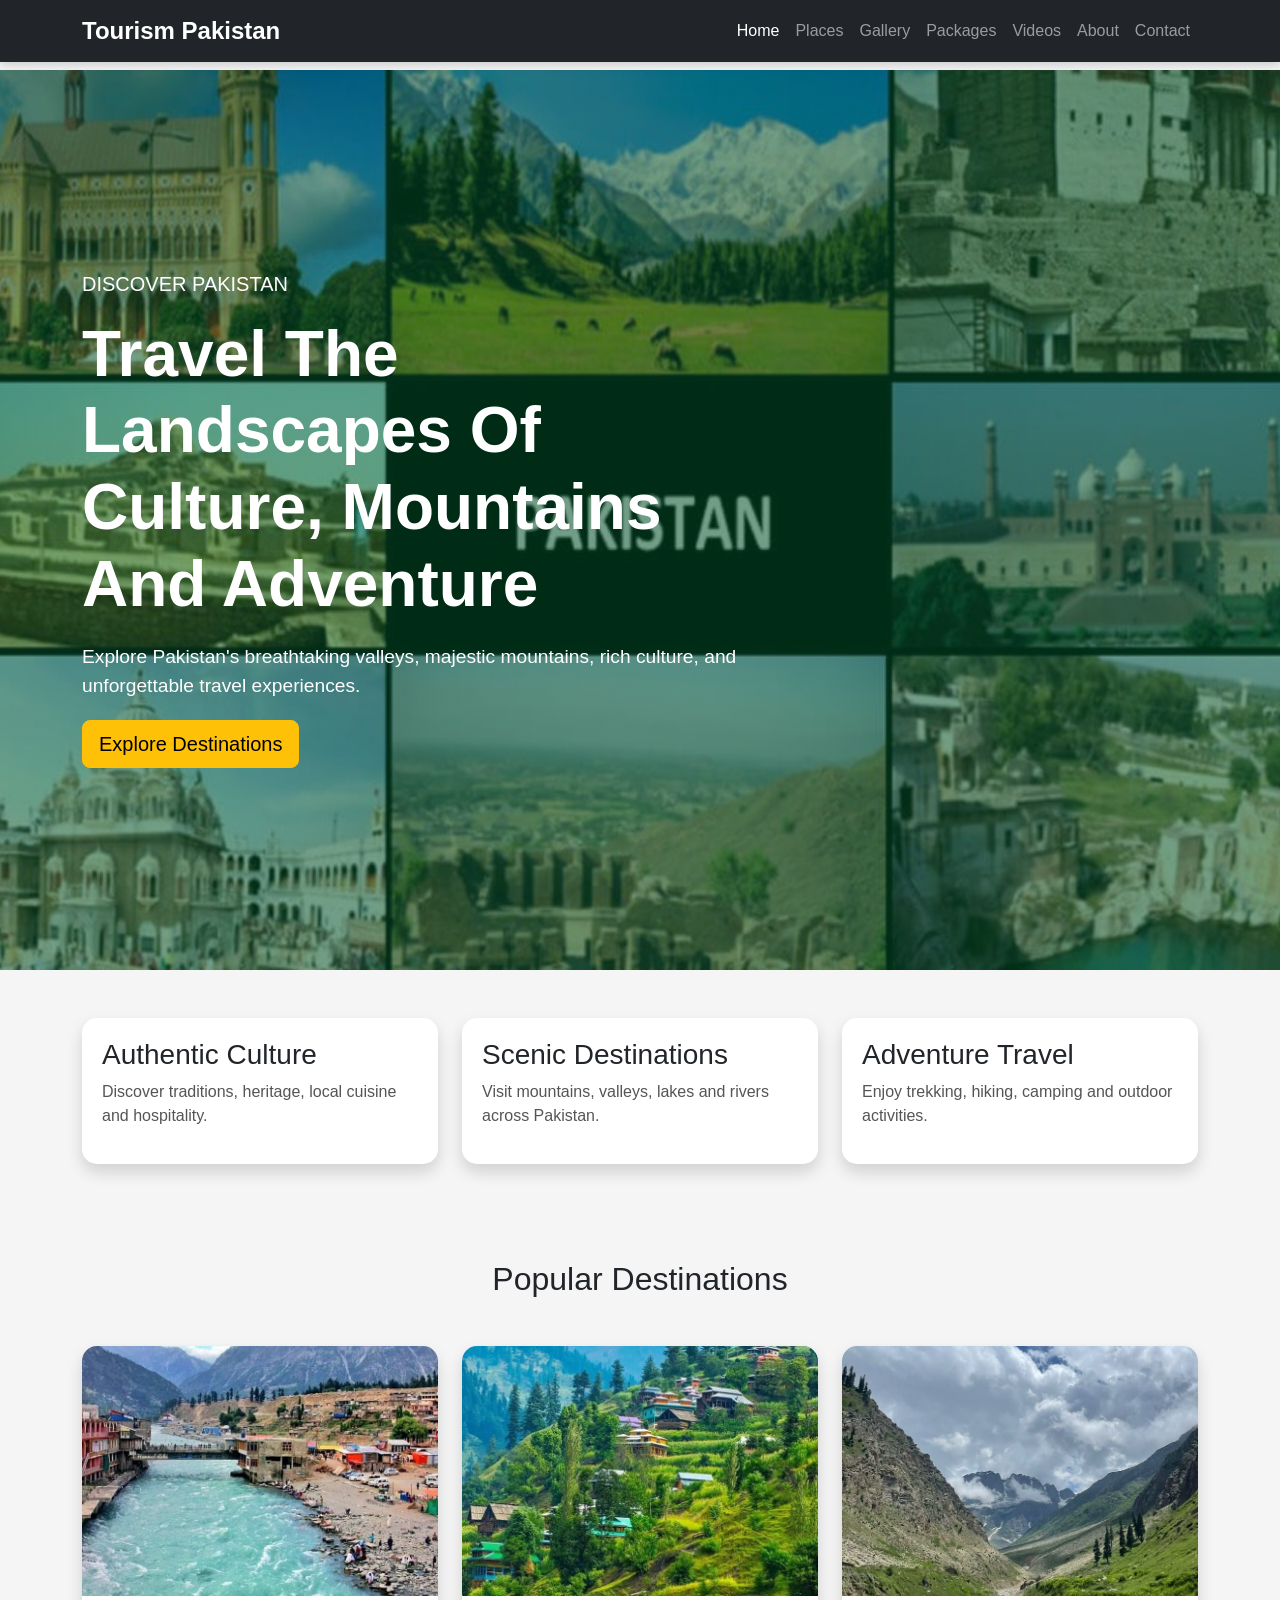
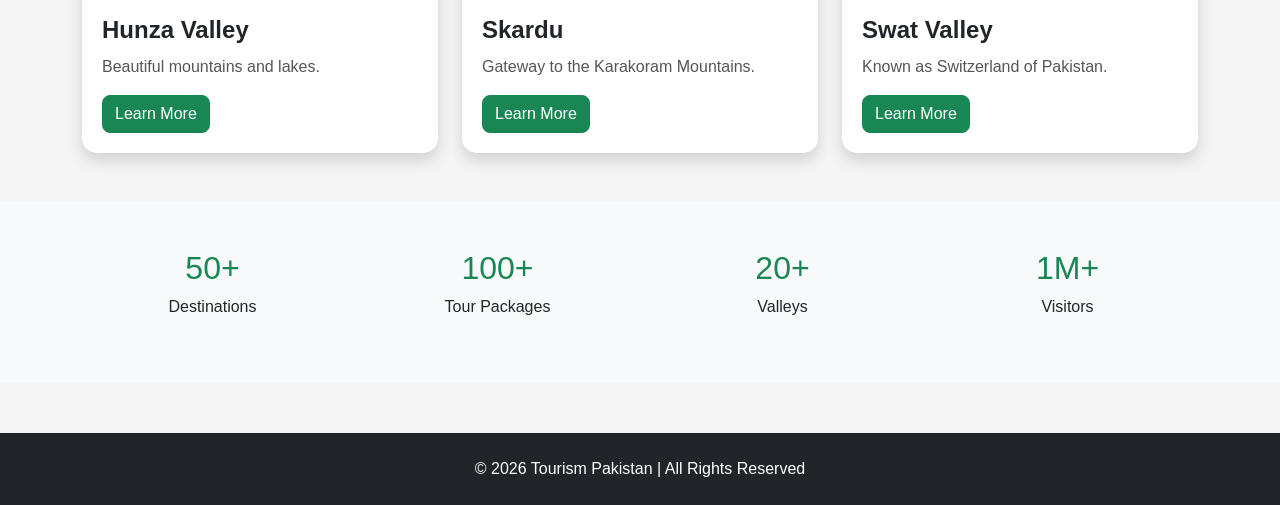
<file: index.html>
<!DOCTYPE html>
<html lang="en">
<head>
<meta charset="UTF-8">
<meta name="viewport" content="width=device-width, initial-scale=1.0">
<title>Tourism Pakistan</title>

<link href="https://cdn.jsdelivr.net/npm/bootstrap@5.3.3/dist/css/bootstrap.min.css" rel="stylesheet">
<link rel="stylesheet" href="style.css">
</head>

<body>

<!-- Navbar -->
<nav class="navbar navbar-expand-lg navbar-dark bg-dark fixed-top">
    <div class="container">

        <a class="navbar-brand fw-bold" href="index.html">
            Tourism Pakistan
        </a>

        <button class="navbar-toggler" type="button"
            data-bs-toggle="collapse"
            data-bs-target="#navbarNav">
            <span class="navbar-toggler-icon"></span>
        </button>

        <div class="collapse navbar-collapse" id="navbarNav">

            <ul class="navbar-nav ms-auto">

                <li class="nav-item">
                    <a class="nav-link active" href="index.html">Home</a>
                </li>

                <li class="nav-item">
                    <a class="nav-link" href="places.html">Places</a>
                </li>

                <li class="nav-item">
                    <a class="nav-link" href="gallery.html">Gallery</a>
                </li>

                <li class="nav-item">
                    <a class="nav-link" href="packages.html">Packages</a>
                </li>

                <li class="nav-item">
                    <a class="nav-link" href="videos.html">Videos</a>
                </li>

                <li class="nav-item">
                    <a class="nav-link" href="about.html">About</a>
                </li>

                <li class="nav-item">
                    <a class="nav-link" href="contact.html">Contact</a>
                </li>

            </ul>

        </div>

    </div>
</nav>

<!-- Hero Section -->
<section class="hero">

    <div class="container">

        <div class="hero-content">

            <h5>DISCOVER PAKISTAN</h5>

            <h1>
                Travel The Landscapes Of
                Culture, Mountains And
                Adventure
            </h1>

            <p>
                Explore Pakistan's breathtaking valleys,
                majestic mountains, rich culture,
                and unforgettable travel experiences.
            </p>

            <a href="places.html" class="btn btn-warning btn-lg">
                Explore Destinations
            </a>

        </div>

    </div>

</section>

<!-- Features -->
<section class="container py-5">

    <div class="row g-4">

        <div class="col-md-4">
            <div class="card shadow h-100">
                <div class="card-body">
                    <h3>Authentic Culture</h3>
                    <p>
                        Discover traditions, heritage,
                        local cuisine and hospitality.
                    </p>
                </div>
            </div>
        </div>

        <div class="col-md-4">
            <div class="card shadow h-100">
                <div class="card-body">
                    <h3>Scenic Destinations</h3>
                    <p>
                        Visit mountains, valleys,
                        lakes and rivers across Pakistan.
                    </p>
                </div>
            </div>
        </div>

        <div class="col-md-4">
            <div class="card shadow h-100">
                <div class="card-body">
                    <h3>Adventure Travel</h3>
                    <p>
                        Enjoy trekking, hiking,
                        camping and outdoor activities.
                    </p>
                </div>
            </div>
        </div>

    </div>

</section>

<!-- Popular Destinations -->
<section class="container py-5">

    <div class="text-center mb-5">
        <h2>Popular Destinations</h2>
    </div>

    <div class="row g-4">

        <div class="col-md-4">
            <div class="card shadow">
                <img src="images/hunza.jpg" class="card-img-top" alt="Hunza Valley">
                <div class="card-body">
                    <h4>Hunza Valley</h4>
                    <p>Beautiful mountains and lakes.</p>
                    <a href="places.html" class="btn btn-success">
                        Learn More
                    </a>
                </div>
            </div>
        </div>

        <div class="col-md-4">
            <div class="card shadow">
                <img src="images/skardu.jpg" class="card-img-top" alt="Skardu">
                <div class="card-body">
                    <h4>Skardu</h4>
                    <p>Gateway to the Karakoram Mountains.</p>
                    <a href="places.html" class="btn btn-success">
                        Learn More
                    </a>
                </div>
            </div>
        </div>

        <div class="col-md-4">
            <div class="card shadow">
                <img src="images/swat.jpg" class="card-img-top" alt="Swat">
                <div class="card-body">
                    <h4>Swat Valley</h4>
                    <p>Known as Switzerland of Pakistan.</p>
                    <a href="places.html" class="btn btn-success">
                        Learn More
                    </a>
                </div>
            </div>
        </div>

    </div>

</section>

<!-- Statistics -->
<section class="bg-light py-5">

    <div class="container">

        <div class="row text-center">

            <div class="col-md-3">
                <h2 class="text-success">50+</h2>
                <p>Destinations</p>
            </div>

            <div class="col-md-3">
                <h2 class="text-success">100+</h2>
                <p>Tour Packages</p>
            </div>

            <div class="col-md-3">
                <h2 class="text-success">20+</h2>
                <p>Valleys</p>
            </div>

            <div class="col-md-3">
                <h2 class="text-success">1M+</h2>
                <p>Visitors</p>
            </div>

        </div>

    </div>

</section>

<!-- Footer -->
<footer class="bg-dark text-white text-center p-4">

    <p class="mb-0">
        © 2026 Tourism Pakistan | All Rights Reserved
    </p>

</footer>



</body>
</html>
</file>
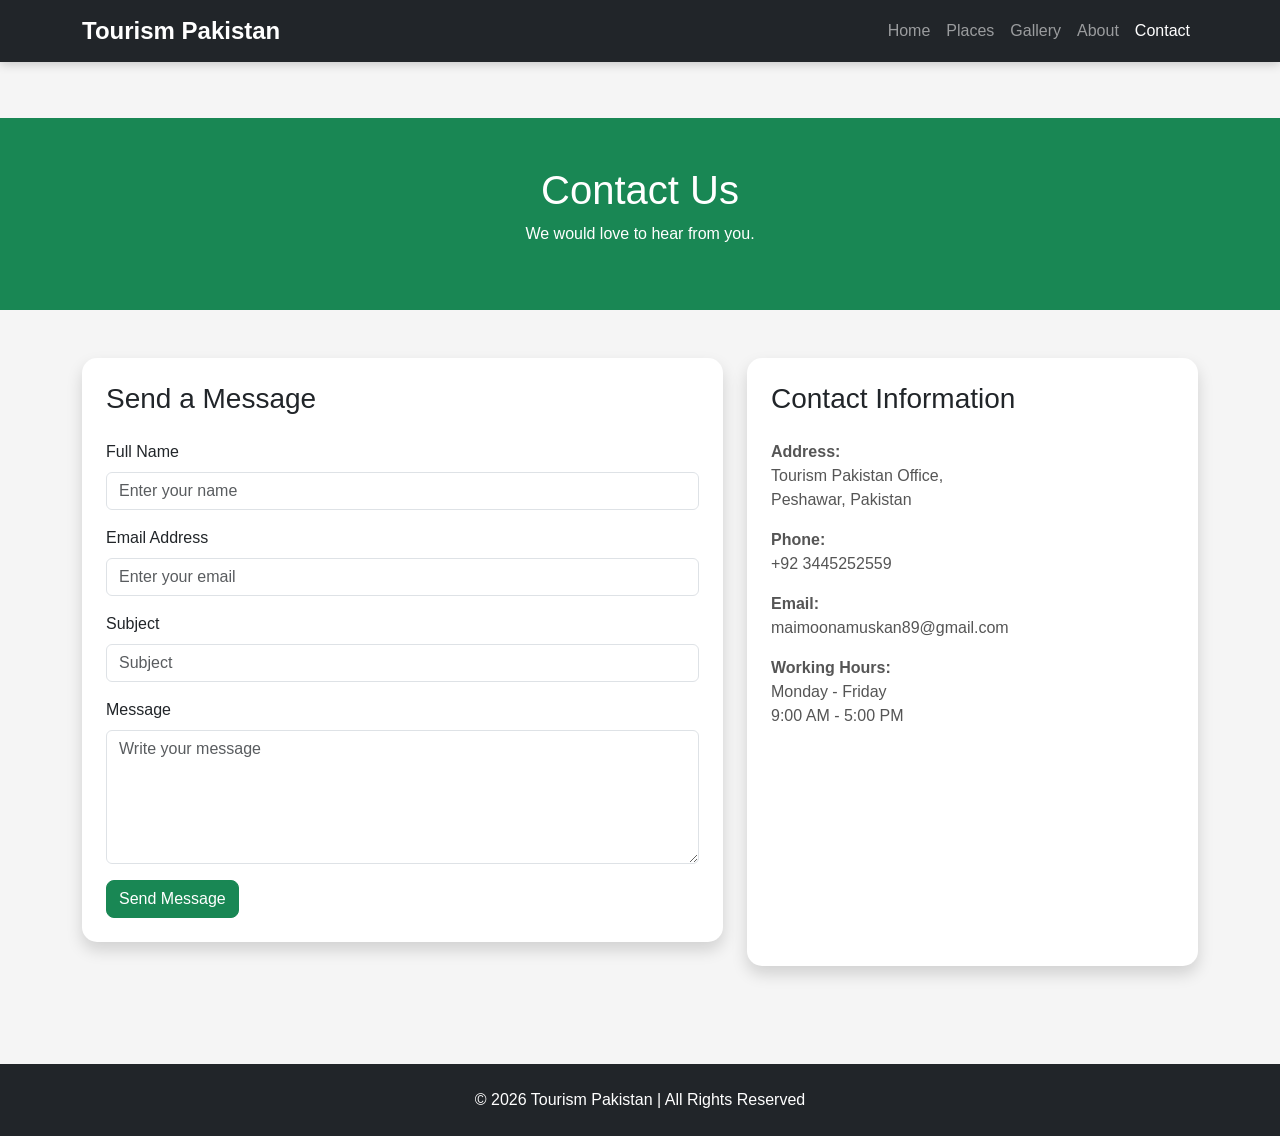
<file: contact.html>
<!DOCTYPE html>
<html lang="en">
<head>
    <meta charset="UTF-8">
    <meta name="viewport" content="width=device-width, initial-scale=1.0">
    <title>Contact Us - Tourism Pakistan</title>

    <link href="https://cdn.jsdelivr.net/npm/bootstrap@5.3.3/dist/css/bootstrap.min.css" rel="stylesheet">
    <link rel="stylesheet" href="style.css">
</head>
<body>

<!-- Navbar -->
<nav class="navbar navbar-expand-lg navbar-dark bg-dark fixed-top">
    <div class="container">
        <a class="navbar-brand fw-bold" href="index.html">Tourism Pakistan</a>

        <button class="navbar-toggler" type="button" data-bs-toggle="collapse" data-bs-target="#navbarNav">
            <span class="navbar-toggler-icon"></span>
        </button>

        <div class="collapse navbar-collapse" id="navbarNav">
            <ul class="navbar-nav ms-auto">
                <li class="nav-item">
                    <a class="nav-link" href="index.html">Home</a>
                </li>

                <li class="nav-item">
                    <a class="nav-link" href="places.html">Places</a>
                </li>

                <li class="nav-item">
                    <a class="nav-link" href="gallery.html">Gallery</a>
                </li>

                <li class="nav-item">
                    <a class="nav-link" href="about.html">About</a>
                </li>

                <li class="nav-item">
                    <a class="nav-link active" href="contact.html">Contact</a>
                </li>
            </ul>
        </div>
    </div>
</nav>

<!-- Contact Header -->
<section class="bg-success text-white text-center py-5 mt-5">
    <div class="container">
        <h1>Contact Us</h1>
        <p>We would love to hear from you.</p>
    </div>
</section>

<!-- Contact Section -->
<section class="container py-5">

    <div class="row">

        <!-- Contact Form -->
        <div class="col-lg-7 mb-4">

            <div class="card shadow border-0">
                <div class="card-body p-4">

                    <h3 class="mb-4">Send a Message</h3>

                    <form>

                        <div class="mb-3">
                            <label class="form-label">Full Name</label>
                            <input type="text" class="form-control" placeholder="Enter your name">
                        </div>

                        <div class="mb-3">
                            <label class="form-label">Email Address</label>
                            <input type="email" class="form-control" placeholder="Enter your email">
                        </div>

                        <div class="mb-3">
                            <label class="form-label">Subject</label>
                            <input type="text" class="form-control" placeholder="Subject">
                        </div>

                        <div class="mb-3">
                            <label class="form-label">Message</label>
                            <textarea class="form-control" rows="5" placeholder="Write your message"></textarea>
                        </div>

                        <button type="submit" class="btn btn-success">
                            Send Message
                        </button>

                    </form>

                </div>
            </div>

        </div>

        <!-- Contact Info -->
        <div class="col-lg-5">

            <div class="card shadow border-0">
                <div class="card-body p-4">

                    <h3 class="mb-4">Contact Information</h3>

                    <p>
                        <strong>Address:</strong><br>
                        Tourism Pakistan Office,<br>
                        Peshawar, Pakistan
                    </p>

                    <p>
                        <strong>Phone:</strong><br>
                        +92 3445252559
                    </p>

                    <p>
                        <strong>Email:</strong><br>
                        maimoonamuskan89@gmail.com
                    </p>

                    <p>
                        <strong>Working Hours:</strong><br>
                        Monday - Friday<br>
                        9:00 AM - 5:00 PM
                    </p>

                </div>
            </div>

        </div>

    </div>

</section>

<!-- Footer -->
<footer class="bg-dark text-white text-center p-4">
    <p class="mb-0">
        © 2026 Tourism Pakistan | All Rights Reserved
    </p>
</footer>

<script src="https://cdn.jsdelivr.net/npm/bootstrap@5.3.3/dist/js/bootstrap.bundle.min.js"></script>

</body>
</html>
</file>
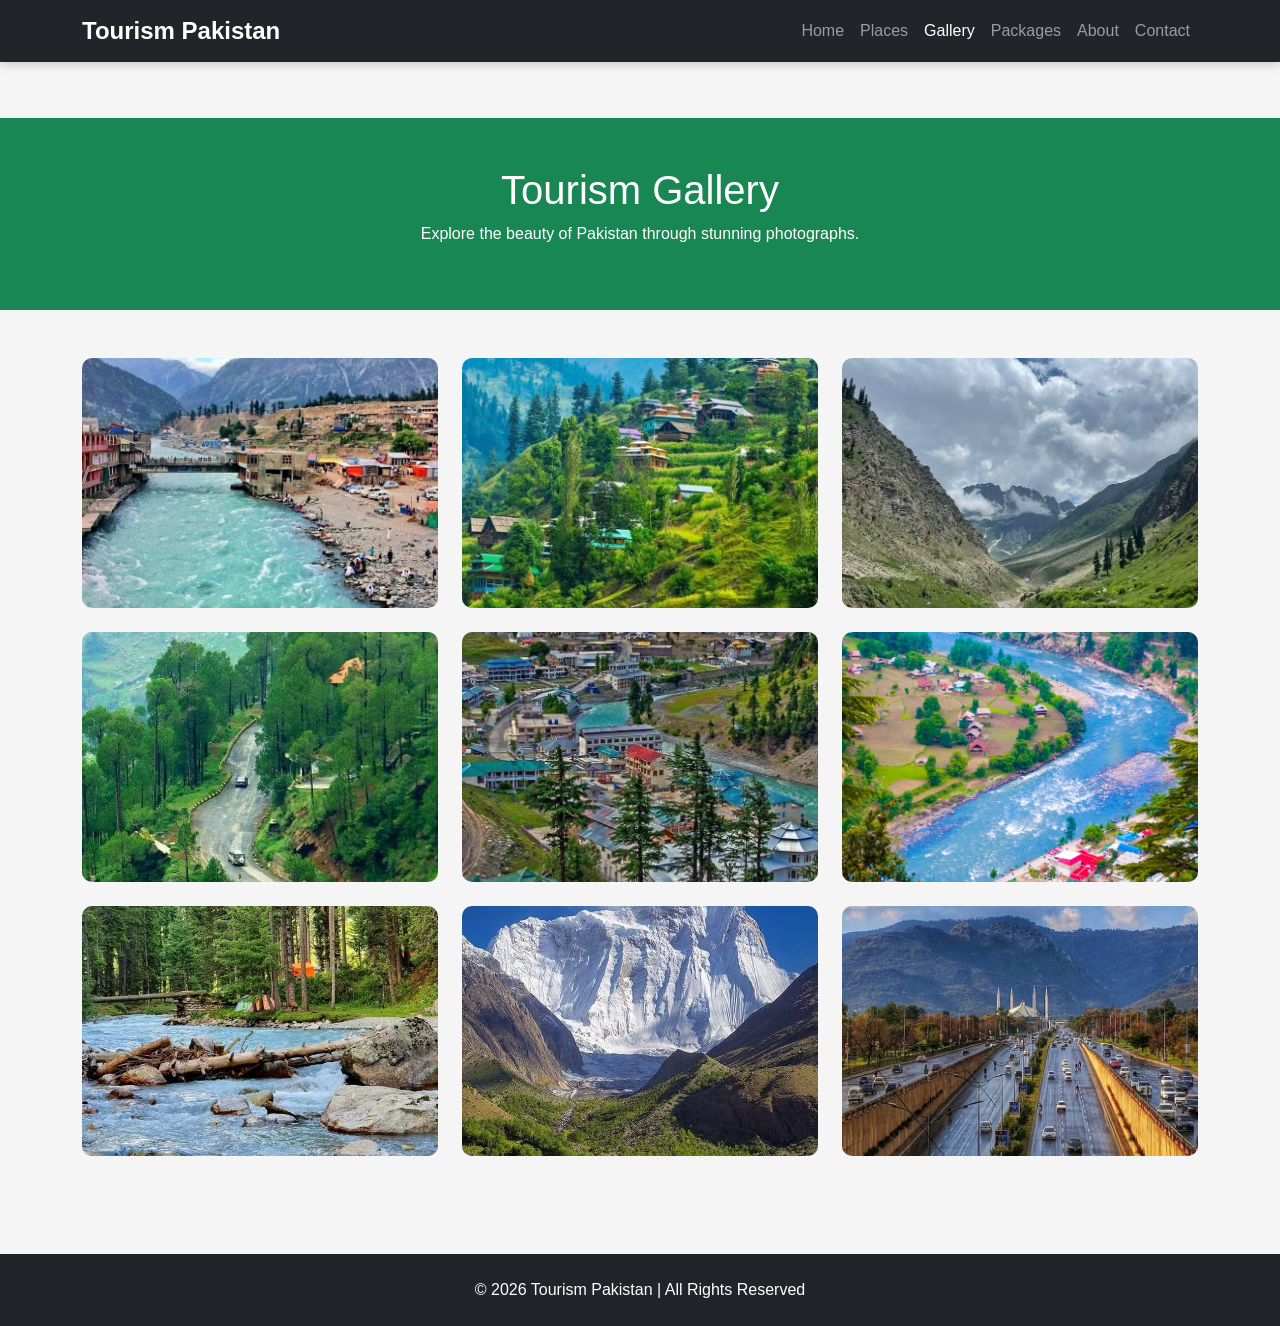
<file: gallery.html>
<!DOCTYPE html>
<html lang="en">
<head>
    <meta charset="UTF-8">
    <meta name="viewport" content="width=device-width, initial-scale=1.0">
    <title>Gallery - Tourism Pakistan</title>

    <link href="https://cdn.jsdelivr.net/npm/bootstrap@5.3.3/dist/css/bootstrap.min.css" rel="stylesheet">
    <link rel="stylesheet" href="style.css">
</head>
<body>

<!-- Navbar -->
<nav class="navbar navbar-expand-lg navbar-dark bg-dark fixed-top">
    <div class="container">
        <a class="navbar-brand fw-bold" href="index.html">Tourism Pakistan</a>

        <button class="navbar-toggler" type="button" data-bs-toggle="collapse" data-bs-target="#navbarNav">
            <span class="navbar-toggler-icon"></span>
        </button>

        <div class="collapse navbar-collapse" id="navbarNav">
            <ul class="navbar-nav ms-auto">
                <li class="nav-item"><a class="nav-link" href="index.html">Home</a></li>
                <li class="nav-item"><a class="nav-link" href="places.html">Places</a></li>
                <li class="nav-item"><a class="nav-link active" href="gallery.html">Gallery</a></li>
                <li class="nav-item"><a class="nav-link" href="packages.html">Packages</a></li>
                <li class="nav-item"><a class="nav-link" href="about.html">About</a></li>
                <li class="nav-item"><a class="nav-link" href="contact.html">Contact</a></li>
            </ul>
        </div>
    </div>
</nav>

<!-- Header -->
<section class="bg-success text-white text-center py-5 mt-5">
    <div class="container">
        <h1>Tourism Gallery</h1>
        <p>Explore the beauty of Pakistan through stunning photographs.</p>
    </div>
</section>

<!-- Gallery -->
<section class="container py-5">
    <div class="row g-4 gallery">

        <div class="col-md-4">
            <img src="images/hunza.jpg" class="gallery-img img-fluid" alt="Hunza Valley">
        </div>

        <div class="col-md-4">
            <img src="images/skardu.jpg" class="gallery-img img-fluid" alt="Skardu">
        </div>

        <div class="col-md-4">
            <img src="images/swat.jpg" class="gallery-img img-fluid" alt="Swat Valley">
        </div>

        <div class="col-md-4">
            <img src="images/muree.jpg" class="gallery-img img-fluid" alt="Murree">
        </div>

        <div class="col-md-4">
            <img src="images/neelum.jpg" class="gallery-img img-fluid" alt="Neelum Valley">
        </div>

        <div class="col-md-4">
            <img src="images/naran and kaghan.jpg" class="gallery-img img-fluid" alt="Naran And Kaghan">
        </div>

        <div class="col-md-4">
            <img src="images/kumrat.jpg" class="gallery-img img-fluid" alt="Kumrat Valley">
        </div>

        <div class="col-md-4">
            <img src="images/chitral and kalesh.jpg" class="gallery-img img-fluid" alt="Chitral And kalesh">
        </div>

        <div class="col-md-4">
            <img src="images/islamabad.jpg" class="gallery-img img-fluid" alt="Islamabad">
        </div>

    </div>
</section>

<!-- Footer -->
<footer class="bg-dark text-white text-center p-4">
    <p class="mb-0">© 2026 Tourism Pakistan | All Rights Reserved</p>
</footer>

<script src="https://cdn.jsdelivr.net/npm/bootstrap@5.3.3/dist/js/bootstrap.bundle.min.js"></script>

</body>
</html>
</file>
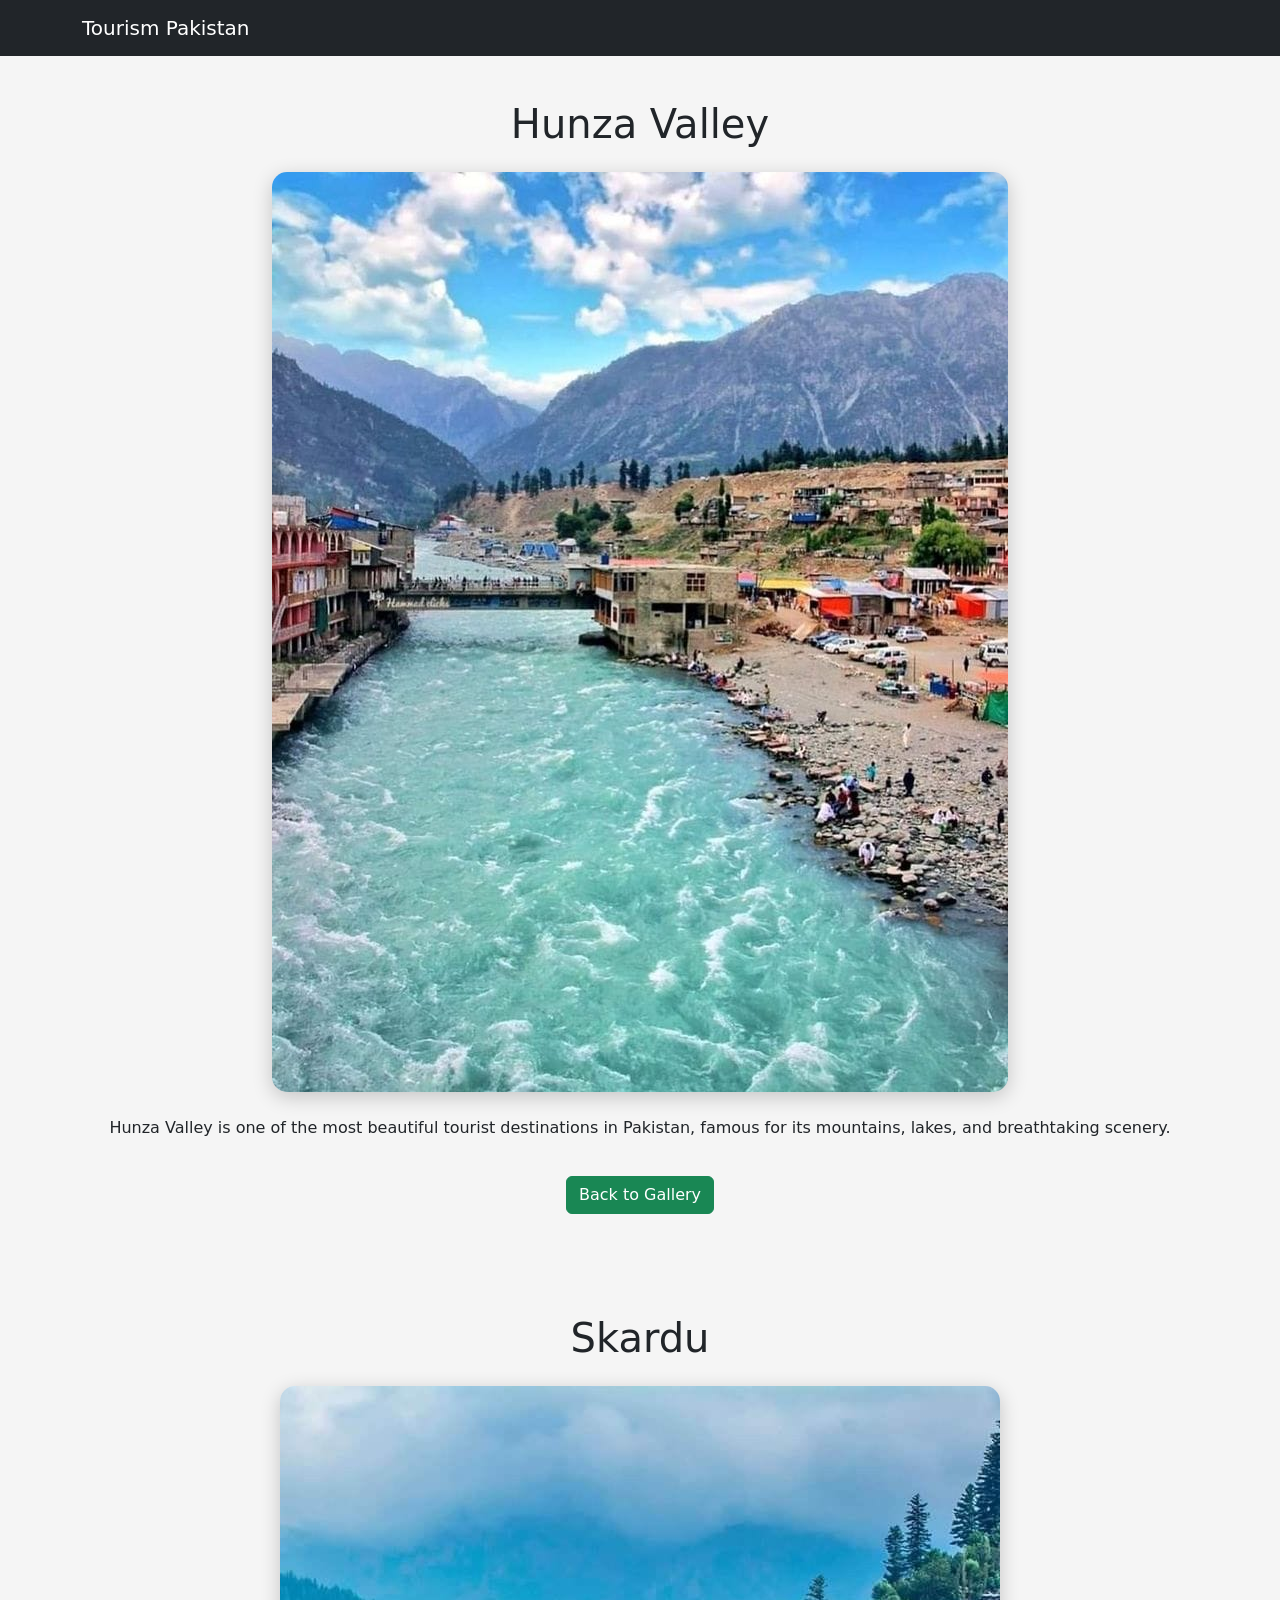
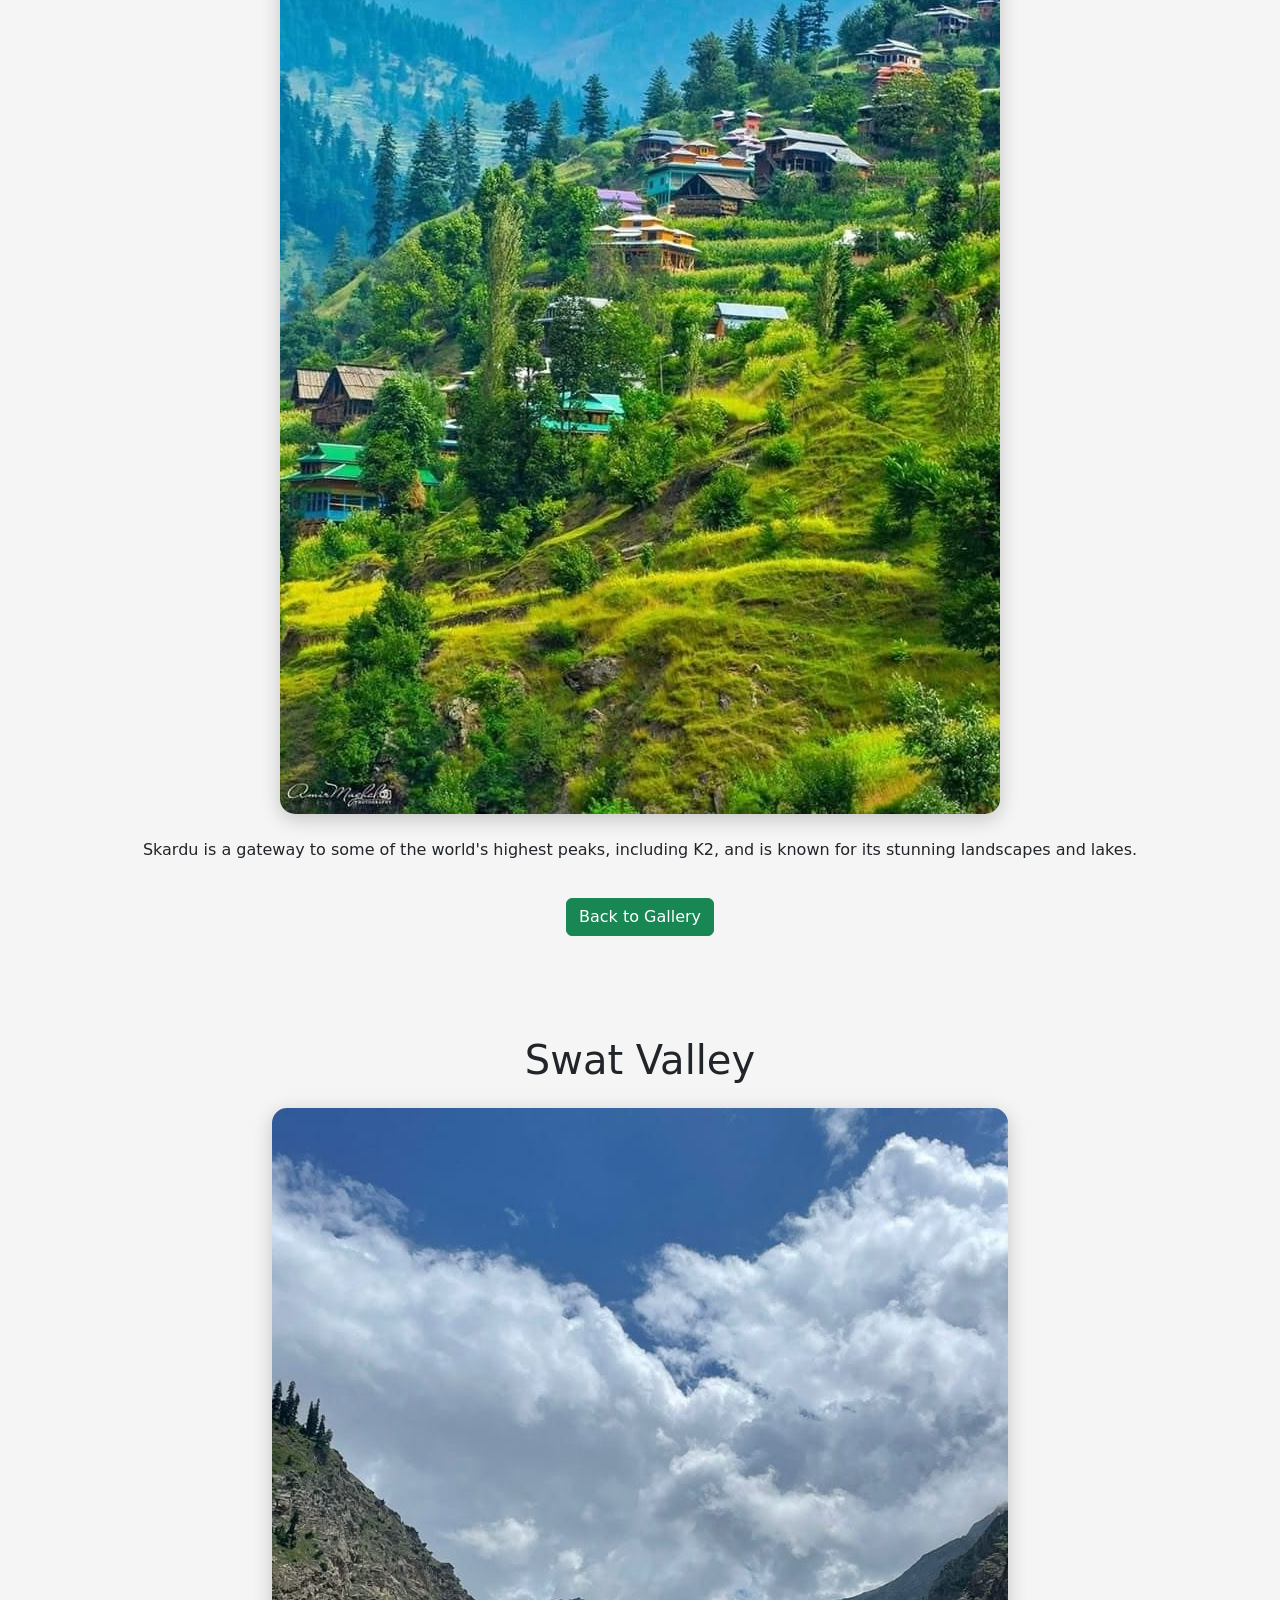
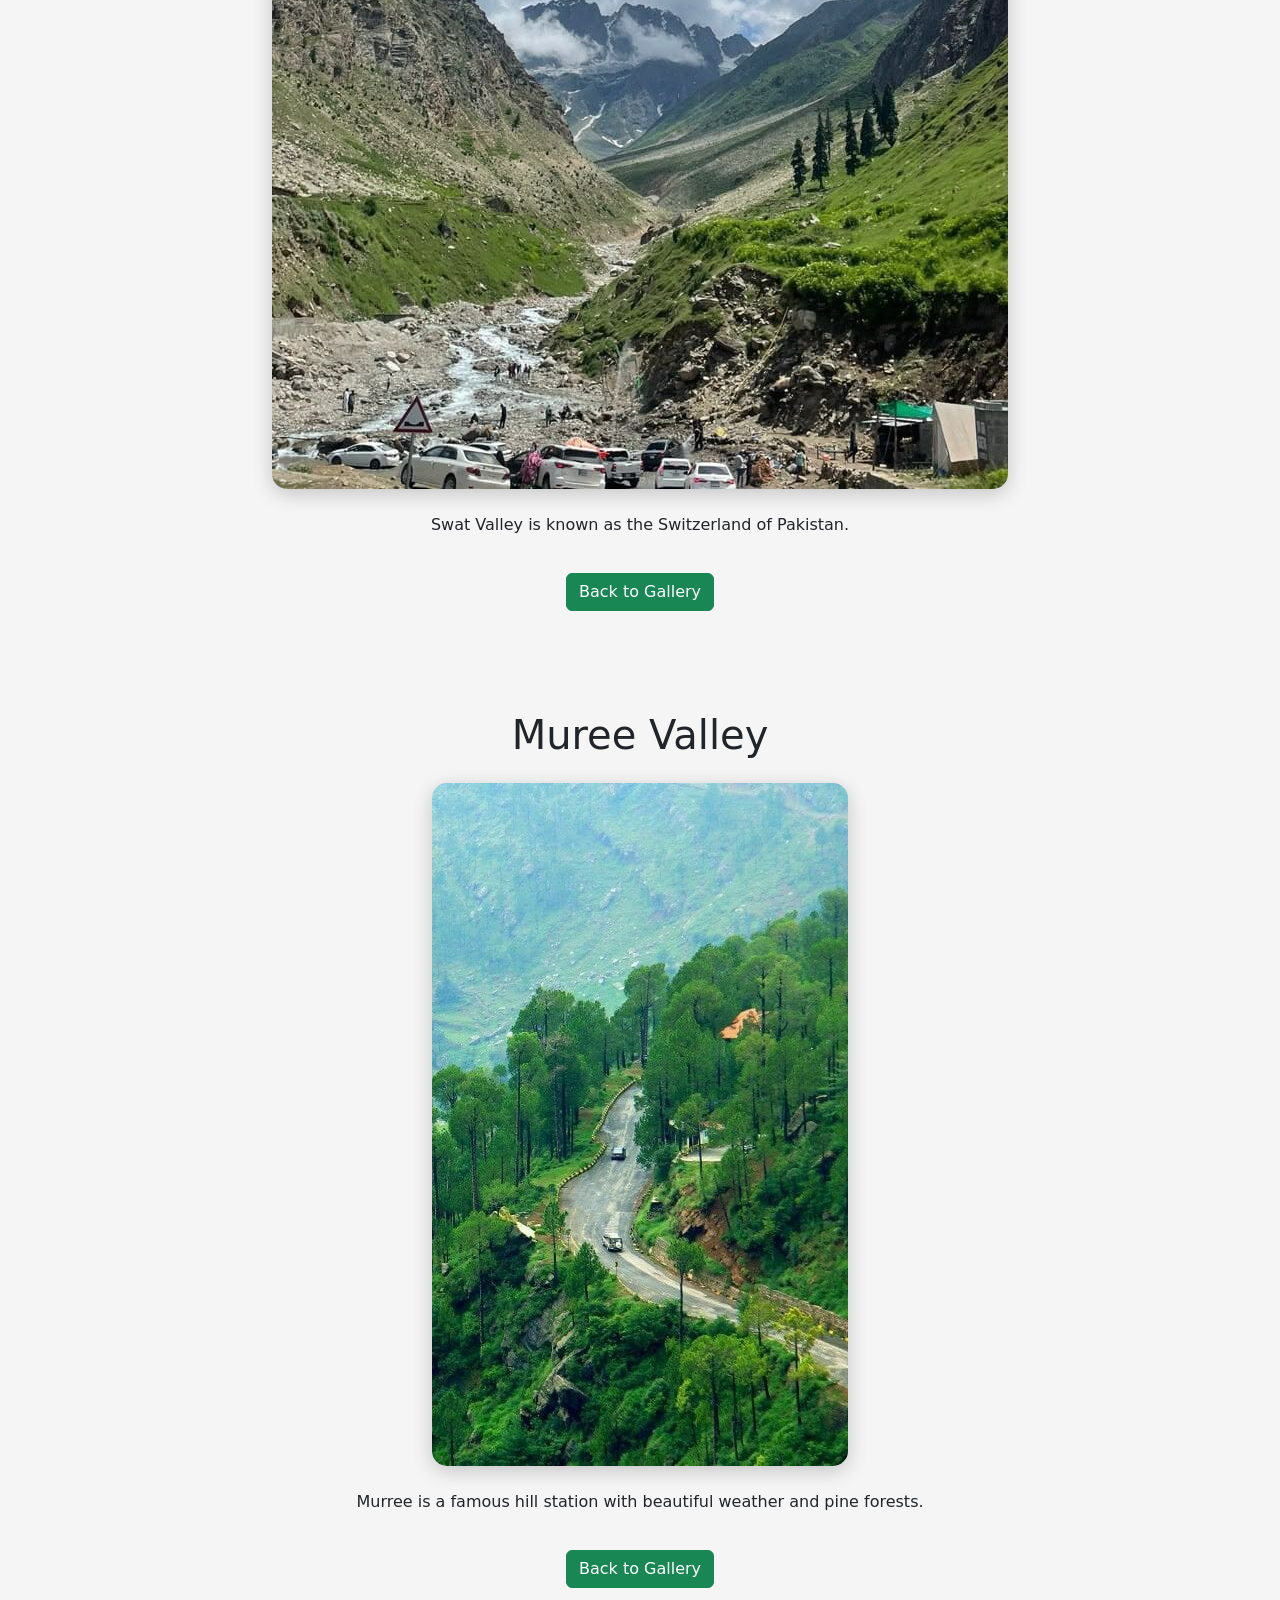
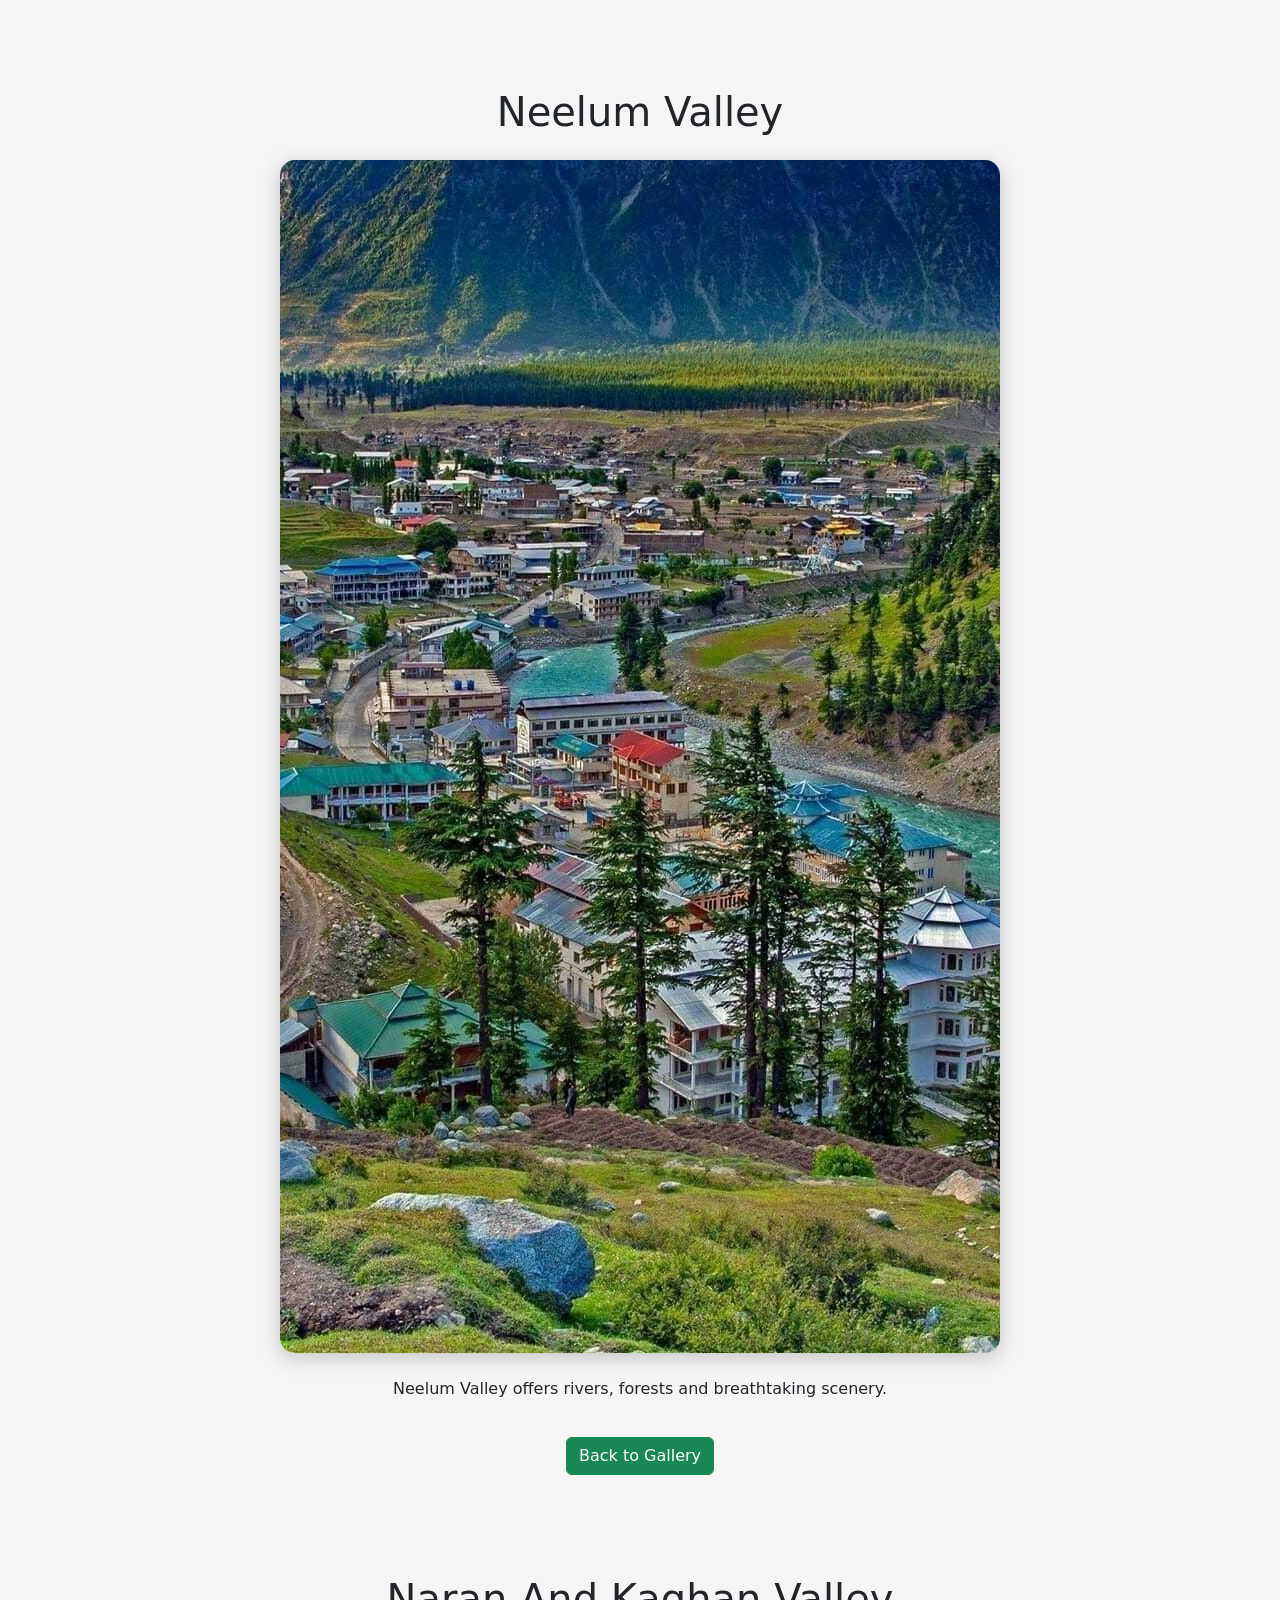
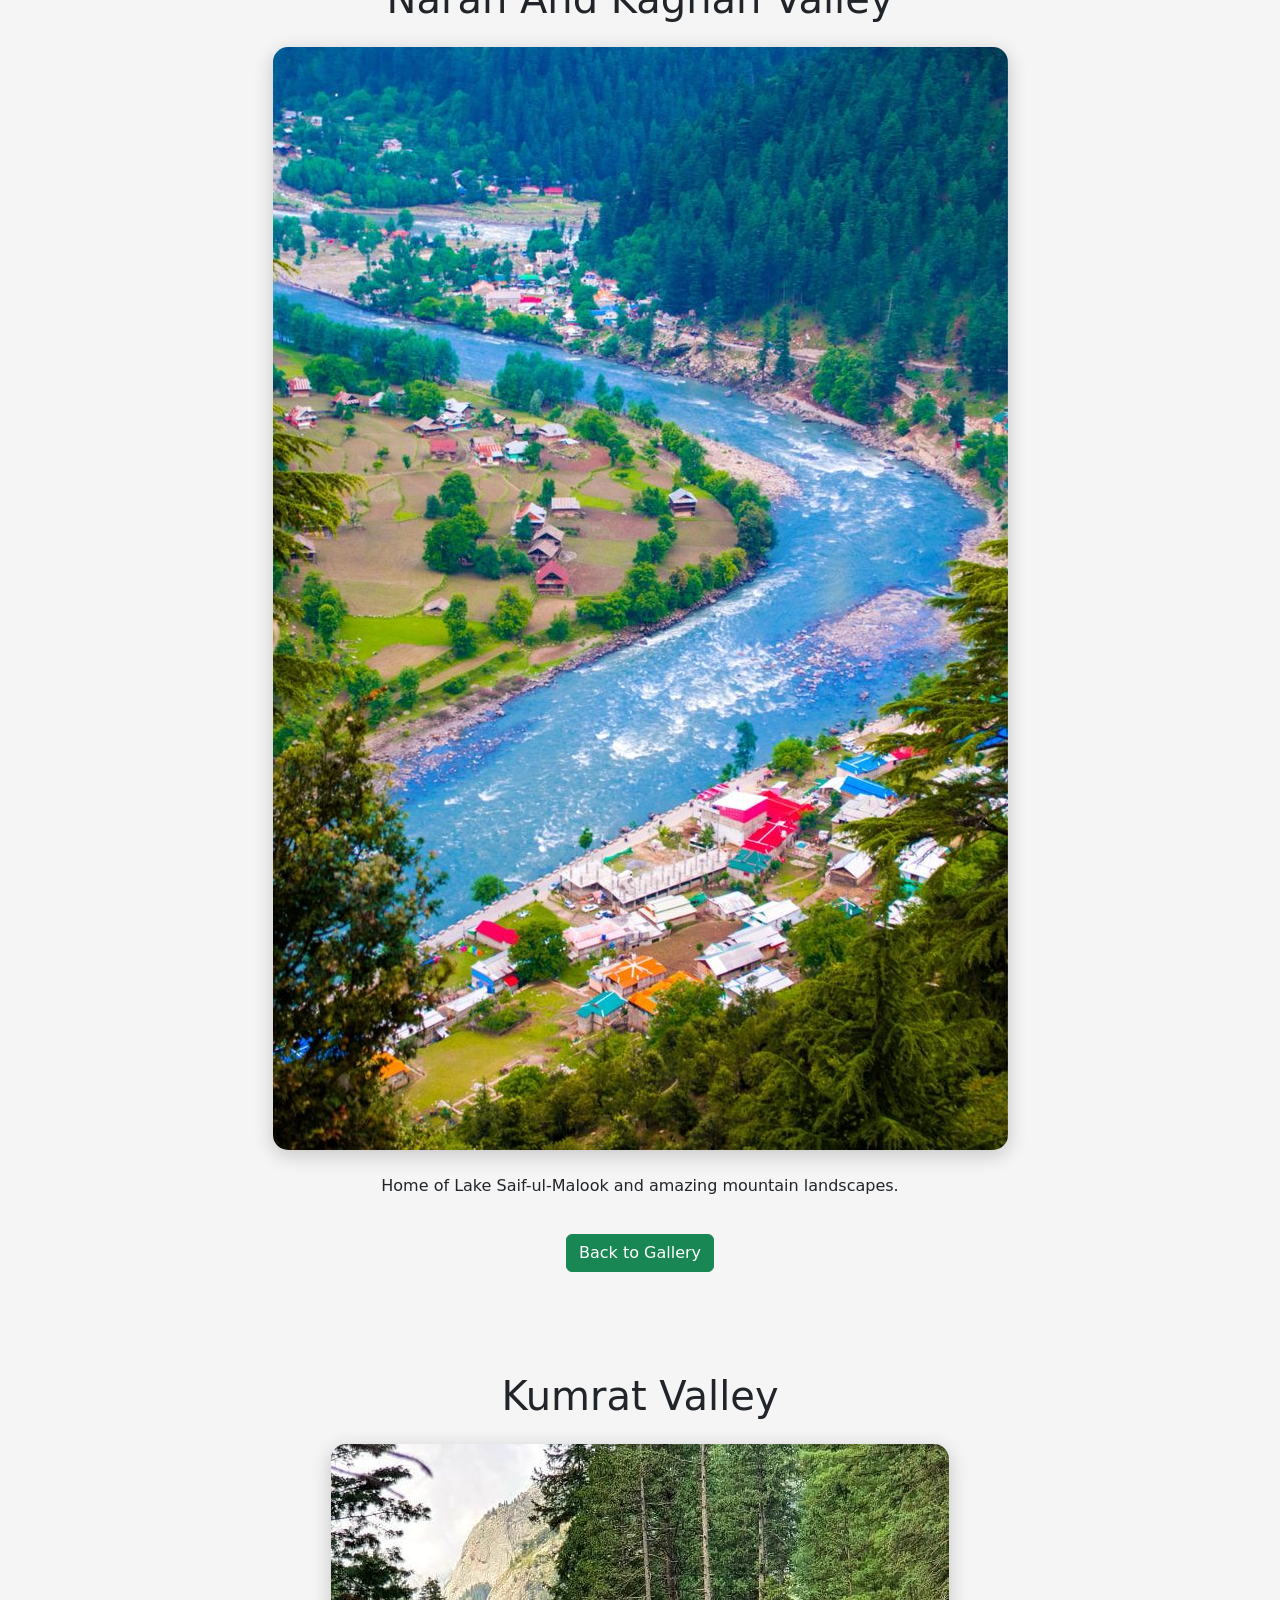
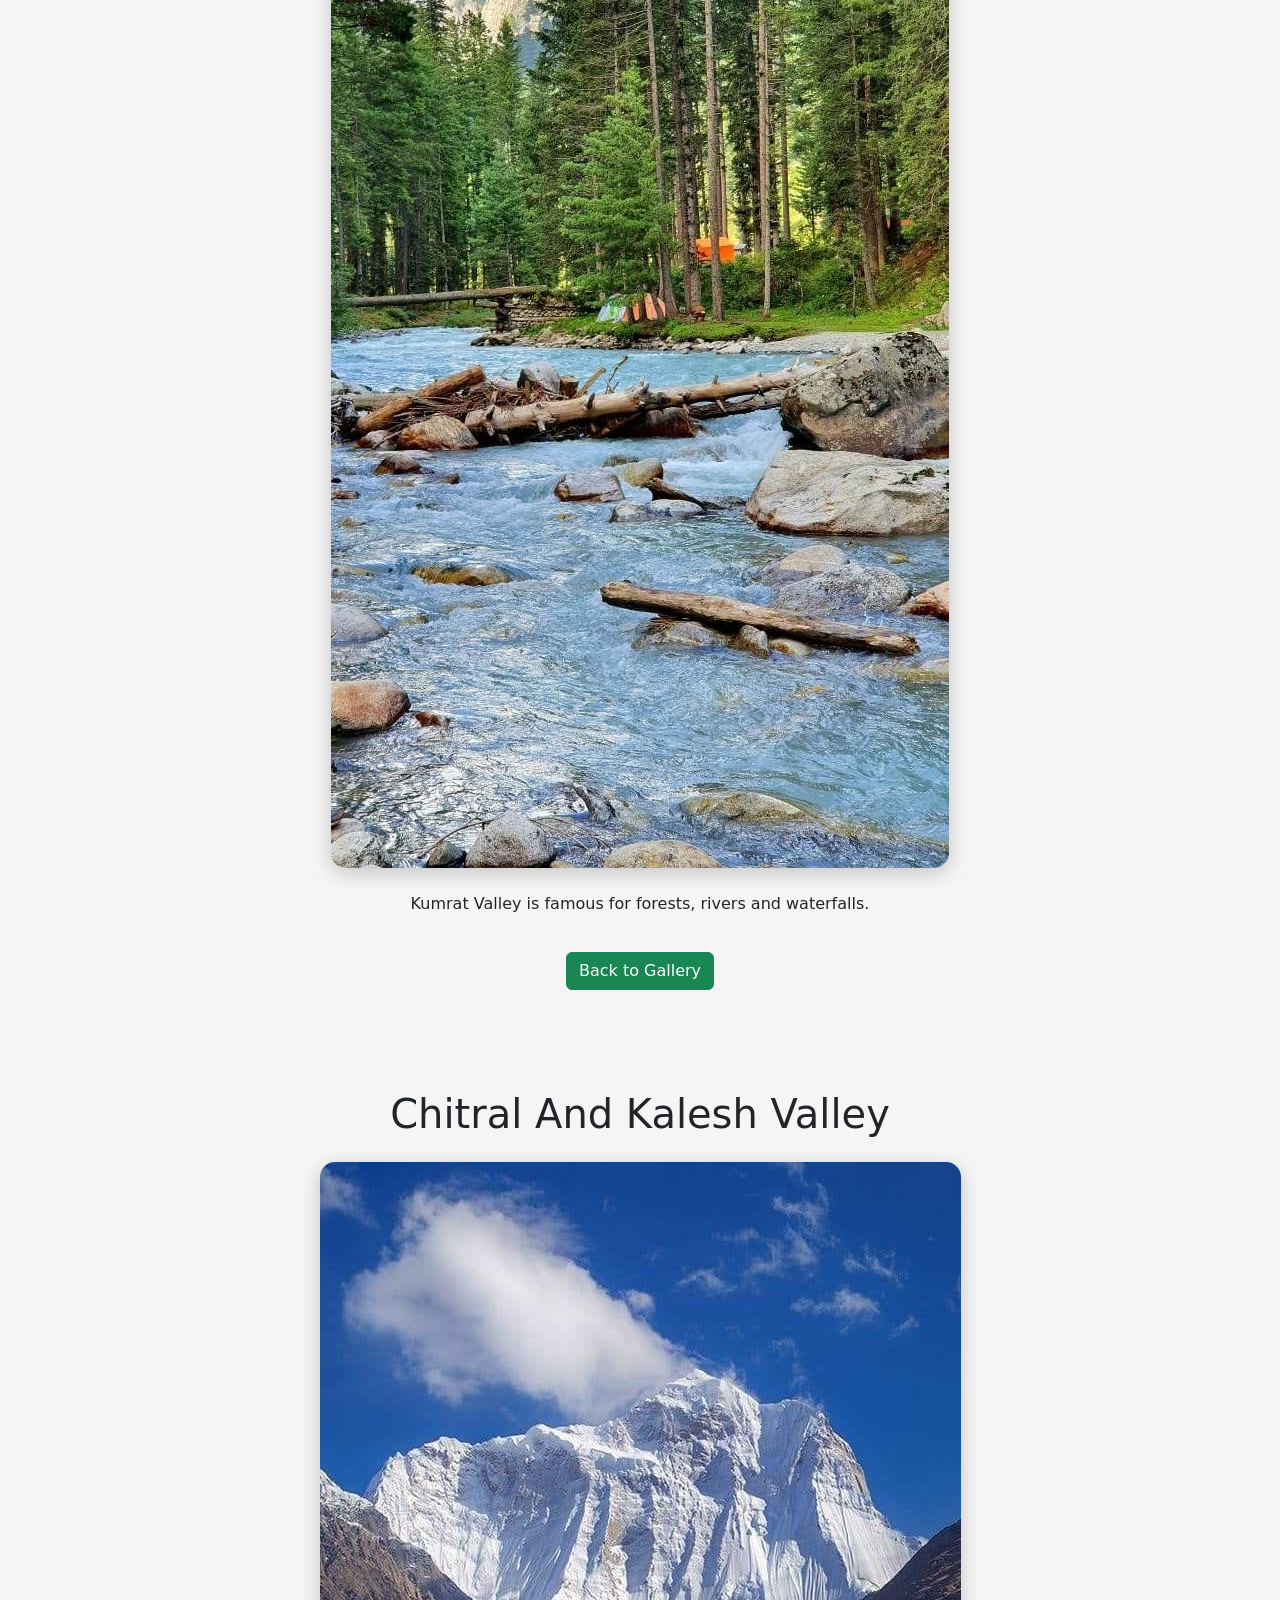
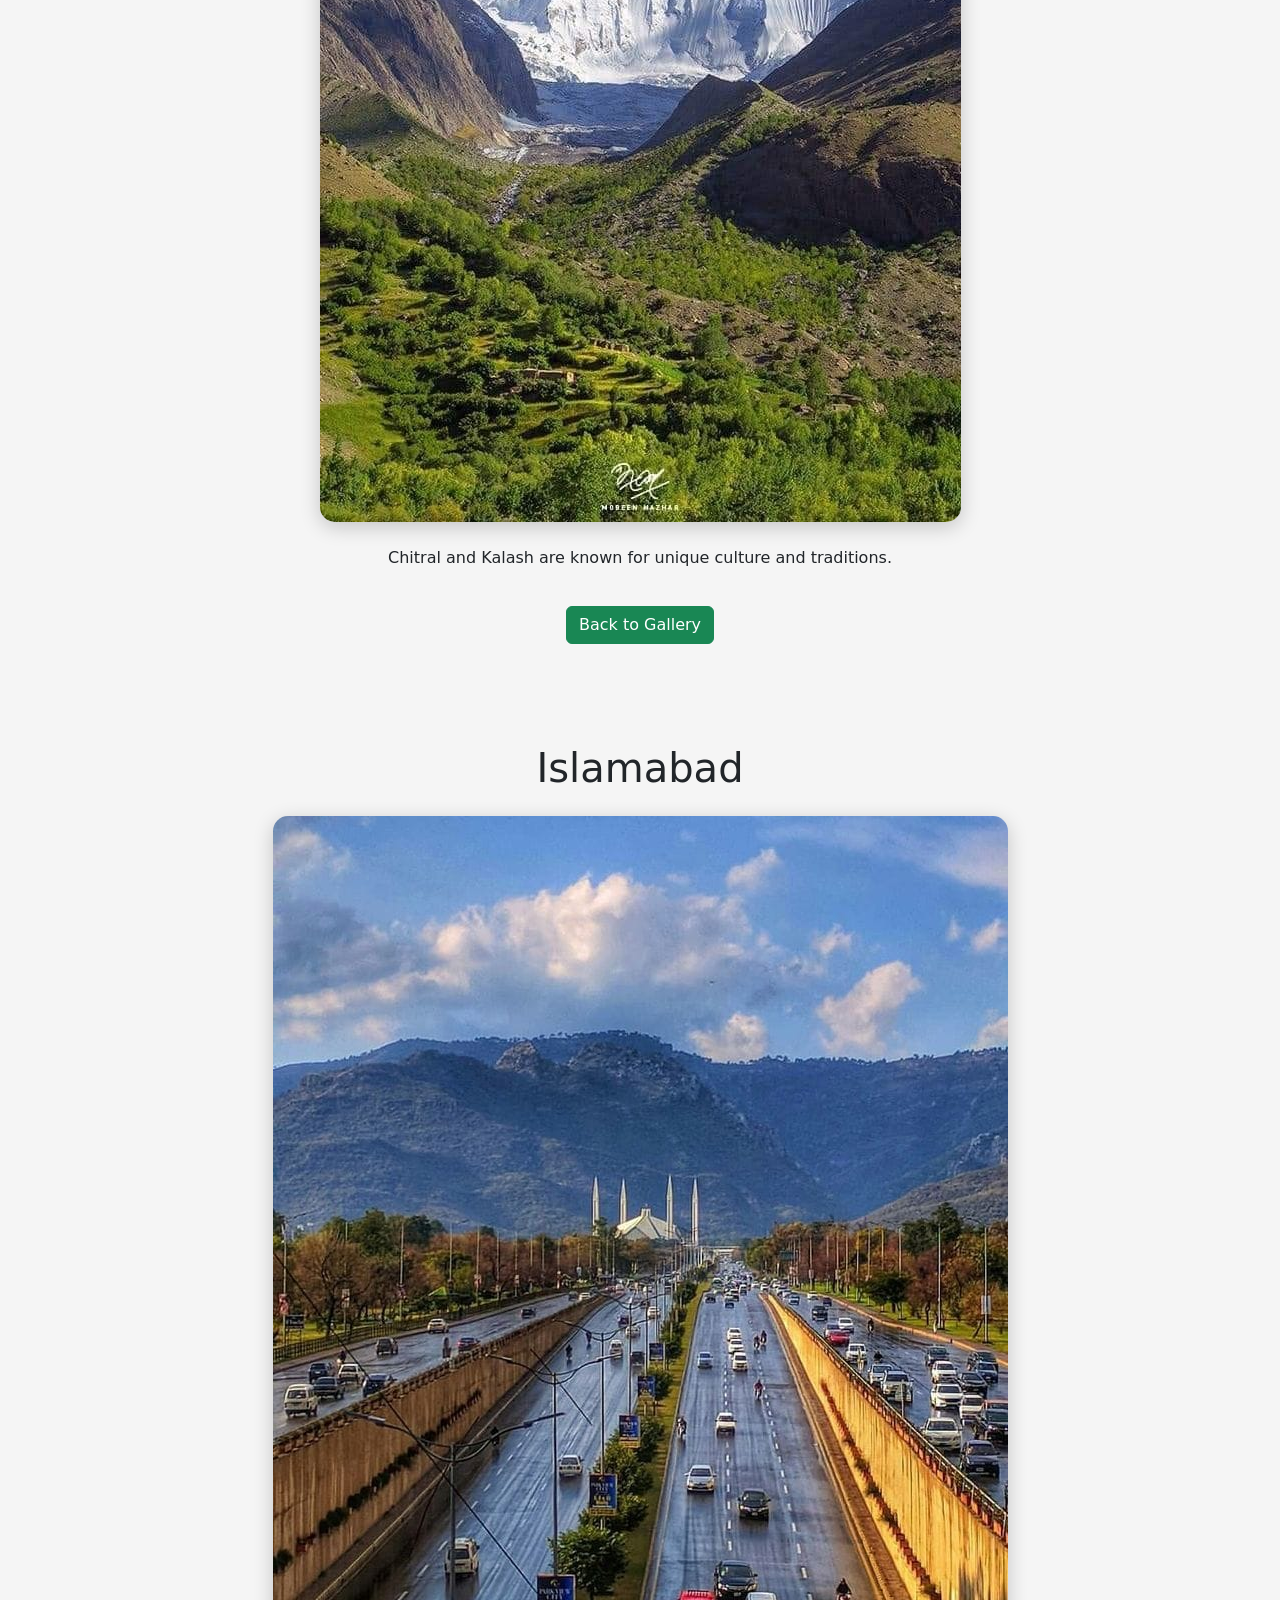
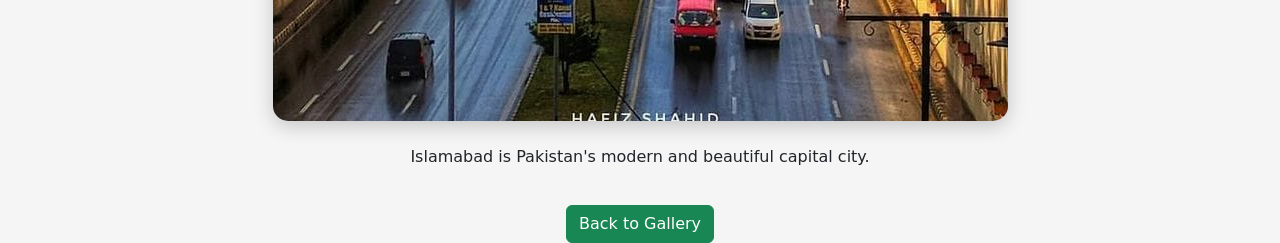
<file: image.html>
<!DOCTYPE html>
<html lang="en">
<head>
    <meta charset="UTF-8">
    <meta name="viewport" content="width=device-width, initial-scale=1.0">
    <title>Tourism Pakistan - View Image</title>

    <link href="https://cdn.jsdelivr.net/npm/bootstrap@5.3.3/dist/css/bootstrap.min.css" rel="stylesheet">

    <style>
        body{
            background:#f5f5f5;
        }

        .image-container{
            margin-top:100px;
            text-align:center;
        }

        .image-container img{
            max-width:100%;
            height:auto;
            border-radius:15px;
            box-shadow:0 5px 20px rgba(0,0,0,0.2);
        }

        .back-btn{
            margin-top:20px;
        }
    </style>
</head>
<body>

<nav class="navbar navbar-dark bg-dark fixed-top">
    <div class="container">
        <a class="navbar-brand" href="index.html">
            Tourism Pakistan
        </a>
    </div>
</nav>

<div class="container image-container">

    <h1 class="mb-4">Hunza Valley</h1>

    <img src="images/hunza.jpg" alt="Hunza Valley">

    <p class="mt-4">
        Hunza Valley is one of the most beautiful tourist destinations in Pakistan,
        famous for its mountains, lakes, and breathtaking scenery.
    </p>

    <a href="gallery.html" class="btn btn-success back-btn">
        Back to Gallery
    </a>

</div>
<div class="container image-container">

    <h1 class="mb-4">Skardu</h1>

    <img src="images/skardu.jpg" alt="Skardu">

    <p class="mt-4">
        Skardu is a gateway to some of the world's highest peaks,
        including K2, and is known for its stunning landscapes and lakes.
    </p>

    <a href="gallery.html" class="btn btn-success back-btn">
        Back to Gallery
    </a>

</div>
<div class="container image-container">

    <h1 class="mb-4">Swat Valley</h1>

    <img src="images/swat.jpg" alt="Swat Valley">

    <p class="mt-4">
         Swat Valley is known as the Switzerland of Pakistan.
    </p>

    <a href="gallery.html" class="btn btn-success back-btn">
        Back to Gallery
    </a>

</div>
<div class="container image-container">

    <h1 class="mb-4">Muree Valley</h1>

    <img src="images/muree.jpg" alt="Hunza Valley">

    <p class="mt-4">
         Murree is a famous hill station with beautiful weather and pine forests.
    </p>

    <a href="gallery.html" class="btn btn-success back-btn">
        Back to Gallery
    </a>

</div>
<div class="container image-container">

    <h1 class="mb-4">Neelum Valley</h1>

    <img src="images/neelum.jpg" alt="Neelum Valley">

    <p class="mt-4">
        Neelum Valley offers rivers, forests and breathtaking scenery.
    </p>

    <a href="gallery.html" class="btn btn-success back-btn">
        Back to Gallery
    </a>

</div>
<div class="container image-container">

    <h1 class="mb-4">Naran And Kaghan Valley</h1>

    <img src="images/naran and kaghan.jpg" alt="Naran And Kaghan Valley">

    <p class="mt-4">
       Home of Lake Saif-ul-Malook and amazing mountain landscapes.
    </p>

    <a href="gallery.html" class="btn btn-success back-btn">
        Back to Gallery
    </a>

</div>
<div class="container image-container">

    <h1 class="mb-4">Kumrat Valley</h1>

    <img src="images/kumrat.jpg" alt="Kumrat Valley">

    <p class="mt-4">
         Kumrat Valley is famous for forests, rivers and waterfalls.
    </p>

    <a href="gallery.html" class="btn btn-success back-btn">
        Back to Gallery
    </a>

</div>
<div class="container image-container">

    <h1 class="mb-4">Chitral And Kalesh Valley</h1>

    <img src="images/chitral and kalesh.jpg" alt="Chitral And Kalesh Valley">

    <p class="mt-4">
         Chitral and Kalash are known for unique culture and traditions.
    </p>

    <a href="gallery.html" class="btn btn-success back-btn">
        Back to Gallery
    </a>

</div>
<div class="container image-container">

    <h1 class="mb-4">Islamabad</h1>

    <img src="images/islamabad.jpg" alt="Islamabad">

    <p class="mt-4">
         Islamabad is Pakistan's modern and beautiful capital city.
    </p>

    <a href="gallery.html" class="btn btn-success back-btn">
        Back to Gallery
    </a>

</div>
</body>
</html>
</file>
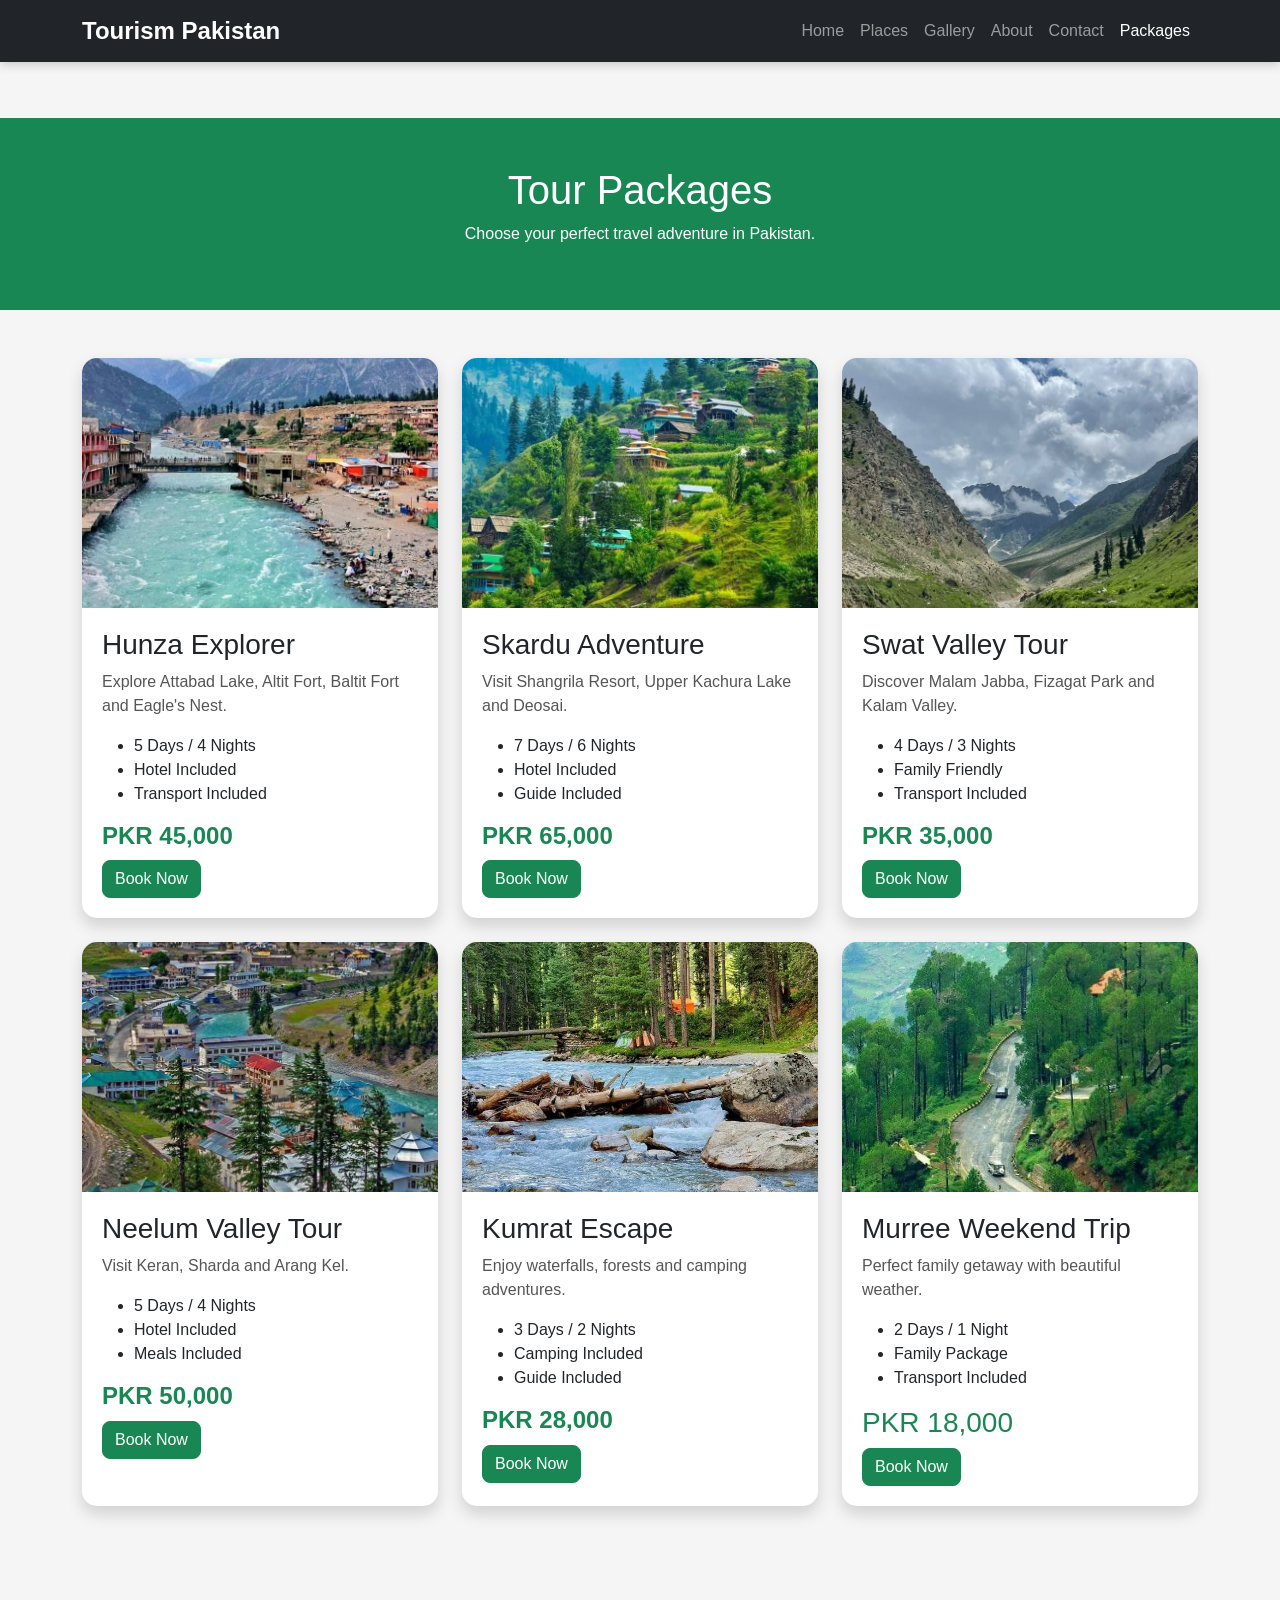
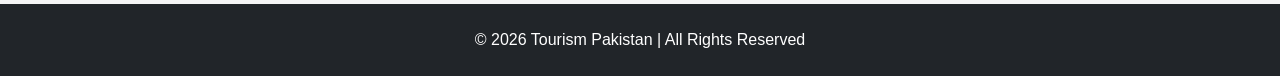
<file: packages.html>
<!DOCTYPE html>
<html lang="en">
<head>
    <meta charset="UTF-8">
    <meta name="viewport" content="width=device-width, initial-scale=1.0">
    <title>Tour Packages - Tourism Pakistan</title>

    <link href="https://cdn.jsdelivr.net/npm/bootstrap@5.3.3/dist/css/bootstrap.min.css" rel="stylesheet">
    <link rel="stylesheet" href="style.css">
</head>
<body>

<!-- Navbar -->
<nav class="navbar navbar-expand-lg navbar-dark bg-dark fixed-top">
    <div class="container">
        <a class="navbar-brand fw-bold" href="index.html">Tourism Pakistan</a>

        <button class="navbar-toggler" type="button" data-bs-toggle="collapse" data-bs-target="#navbarNav">
            <span class="navbar-toggler-icon"></span>
        </button>

        <div class="collapse navbar-collapse" id="navbarNav">
            <ul class="navbar-nav ms-auto">
                <li class="nav-item"><a class="nav-link" href="index.html">Home</a></li>
                <li class="nav-item"><a class="nav-link" href="places.html">Places</a></li>
                <li class="nav-item"><a class="nav-link" href="gallery.html">Gallery</a></li>
                <li class="nav-item"><a class="nav-link" href="about.html">About</a></li>
                <li class="nav-item"><a class="nav-link" href="contact.html">Contact</a></li>
                <li class="nav-item"><a class="nav-link active" href="packages.html">Packages</a></li>
            </ul>
        </div>
    </div>
</nav>

<!-- Header -->
<section class="bg-success text-white text-center py-5 mt-5">
    <div class="container">
        <h1>Tour Packages</h1>
        <p>Choose your perfect travel adventure in Pakistan.</p>
    </div>
</section>

<!-- Packages -->
<section class="container py-5">

    <div class="row g-4">

        <!-- Package 1 -->
        <div class="col-lg-4">
            <div class="card package-card shadow h-100">
                <img src="images/hunza.jpg" class="card-img-top" alt="Hunza Tour">

                <div class="card-body">
                    <h3>Hunza Explorer</h3>

                    <p>
                        Explore Attabad Lake, Altit Fort,
                        Baltit Fort and Eagle's Nest.
                    </p>

                    <ul>
                        <li>5 Days / 4 Nights</li>
                        <li>Hotel Included</li>
                        <li>Transport Included</li>
                    </ul>

                    <h4 class="text-success">PKR 45,000</h4>

                    <a href="contact.html" class="btn btn-success">
                        Book Now
                    </a>
                </div>
            </div>
        </div>

        <!-- Package 2 -->
        <div class="col-lg-4">
            <div class="card package-card shadow h-100">
                <img src="images/skardu.jpg" class="card-img-top" alt="Skardu Tour">

                <div class="card-body">
                    <h3>Skardu Adventure</h3>

                    <p>
                        Visit Shangrila Resort,
                        Upper Kachura Lake and Deosai.
                    </p>

                    <ul>
                        <li>7 Days / 6 Nights</li>
                        <li>Hotel Included</li>
                        <li>Guide Included</li>
                    </ul>

                    <h4 class="text-success">PKR 65,000</h4>

                    <a href="contact.html" class="btn btn-success">
                        Book Now
                    </a>
                </div>
            </div>
        </div>

        <!-- Package 3 -->
        <div class="col-lg-4">
            <div class="card package-card shadow h-100">
                <img src="images/swat.jpg" class="card-img-top" alt="Swat Tour">

                <div class="card-body">
                    <h3>Swat Valley Tour</h3>

                    <p>
                        Discover Malam Jabba,
                        Fizagat Park and Kalam Valley.
                    </p>

                    <ul>
                        <li>4 Days / 3 Nights</li>
                        <li>Family Friendly</li>
                        <li>Transport Included</li>
                    </ul>

                    <h4 class="text-success">PKR 35,000</h4>

                    <a href="contact.html" class="btn btn-success">
                        Book Now
                    </a>
                </div>
            </div>
        </div>

        <!-- Package 4 -->
        <div class="col-lg-4">
            <div class="card package-card shadow h-100">
                <img src="images/neelum.jpg" class="card-img-top" alt="Neelum Tour">

                <div class="card-body">
                    <h3>Neelum Valley Tour</h3>

                    <p>
                        Visit Keran, Sharda and Arang Kel.
                    </p>

                    <ul>
                        <li>5 Days / 4 Nights</li>
                        <li>Hotel Included</li>
                        <li>Meals Included</li>
                    </ul>

                    <h4 class="text-success">PKR 50,000</h4>

                    <a href="contact.html" class="btn btn-success">
                        Book Now
                    </a>
                </div>
            </div>
        </div>

        <!-- Package 5 -->
        <div class="col-lg-4">
            <div class="card package-card shadow h-100">
                <img src="images/kumrat.jpg" class="card-img-top" alt="Kumrat Tour">

                <div class="card-body">
                    <h3>Kumrat Escape</h3>

                    <p>
                        Enjoy waterfalls, forests
                        and camping adventures.
                    </p>

                    <ul>
                        <li>3 Days / 2 Nights</li>
                        <li>Camping Included</li>
                        <li>Guide Included</li>
                    </ul>

                    <h4 class="text-success">PKR 28,000</h4>

                    <a href="contact.html" class="btn btn-success">
                        Book Now
                    </a>
                </div>
            </div>
        </div>

        <!-- Package 6 -->
        
                 <div class="col-md-4">
    <div class="card shadow h-100">
        <img src="images/muree.jpg" class="card-img-top" alt="Murree Tour">

        <div class="card-body">
            <h3>Murree Weekend Trip</h3>
            <p>Perfect family getaway with beautiful weather.</p>

            <ul>
                <li>2 Days / 1 Night</li>
                <li>Family Package</li>
                <li>Transport Included</li>
            </ul>

            <h3 class="text-success">PKR 18,000</h3>

            <a href="contact.html" class="btn btn-success">
                Book Now
            </a>
        </div>
    </div>
</div>   
</section>

<!-- Footer -->
<footer class="bg-dark text-white text-center p-4">
    <p class="mb-0">
        © 2026 Tourism Pakistan | All Rights Reserved
    </p>
</footer>

<script src="https://cdn.jsdelivr.net/npm/bootstrap@5.3.3/dist/js/bootstrap.bundle.min.js"></script>

</body>
</html>
</file>
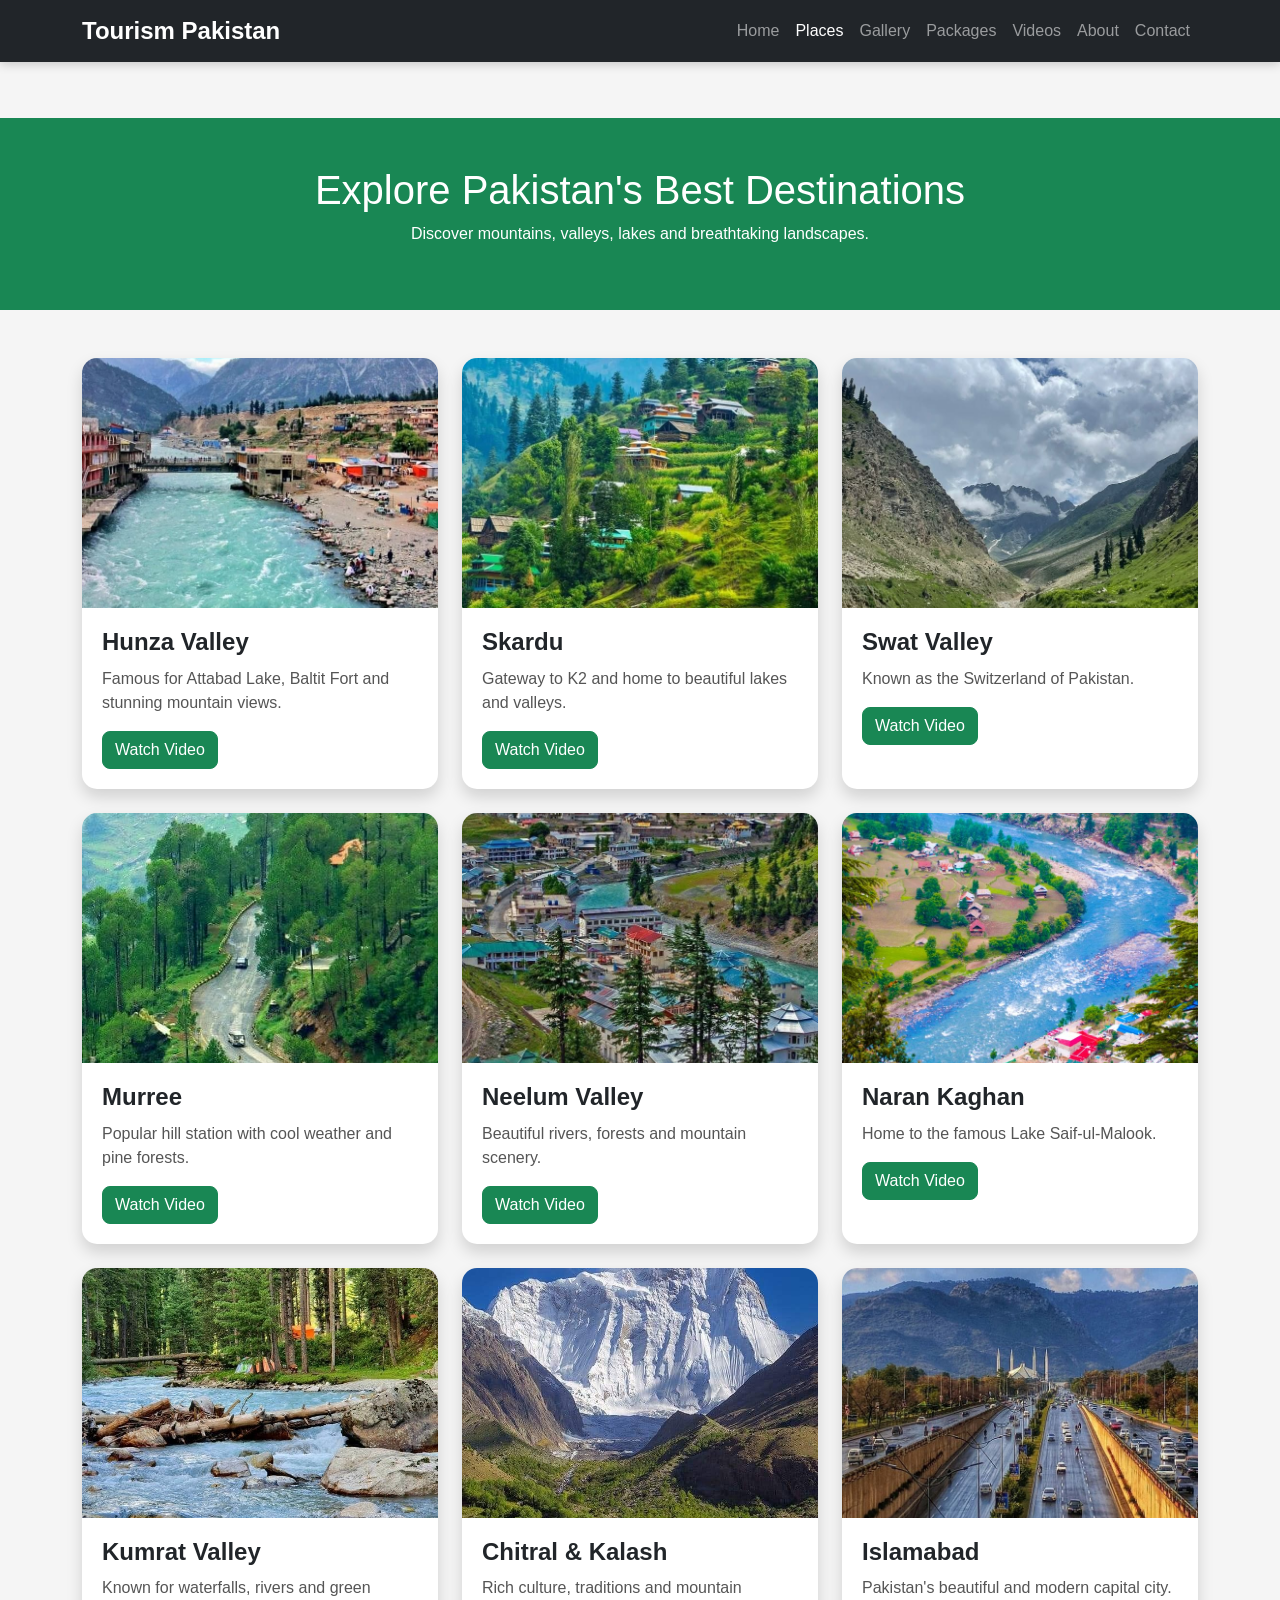
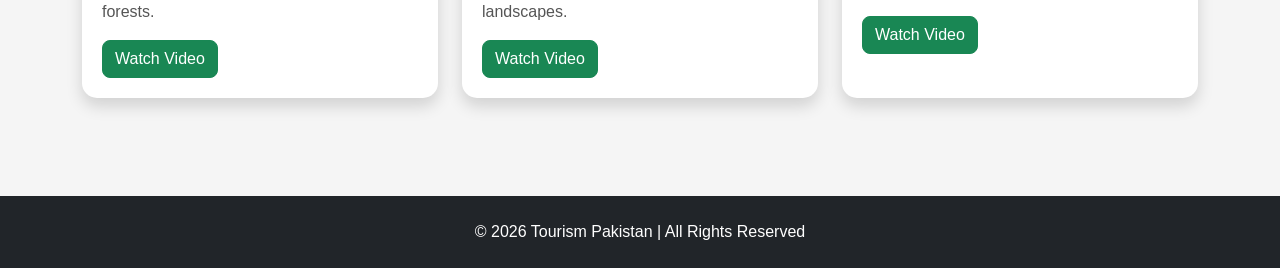
<file: places.html>
<!DOCTYPE html>
<html lang="en">
<head>
    <meta charset="UTF-8">
    <meta name="viewport" content="width=device-width, initial-scale=1.0">

    <title>Tourist Places - Tourism Pakistan</title>

    <link href="https://cdn.jsdelivr.net/npm/bootstrap@5.3.3/dist/css/bootstrap.min.css" rel="stylesheet">
    <link rel="stylesheet" href="style.css">
</head>
<body>

<!-- Navbar -->
<nav class="navbar navbar-expand-lg navbar-dark bg-dark fixed-top">
    <div class="container">
        <a class="navbar-brand fw-bold" href="index.html">Tourism Pakistan</a>

        <button class="navbar-toggler" type="button" data-bs-toggle="collapse" data-bs-target="#navbarNav">
            <span class="navbar-toggler-icon"></span>
        </button>

        <div class="collapse navbar-collapse" id="navbarNav">
            <ul class="navbar-nav ms-auto">
                <li class="nav-item"><a class="nav-link" href="index.html">Home</a></li>
                <li class="nav-item"><a class="nav-link active" href="places.html">Places</a></li>
                <li class="nav-item"><a class="nav-link" href="gallery.html">Gallery</a></li>
                <li class="nav-item"><a class="nav-link" href="packages.html">Packages</a></li>
                <li class="nav-item"><a class="nav-link" href="videos.html">Videos</a></li>
                <li class="nav-item"><a class="nav-link" href="about.html">About</a></li>
                <li class="nav-item"><a class="nav-link" href="contact.html">Contact</a></li>
            </ul>
        </div>
    </div>
</nav>

<!-- Header -->
<section class="bg-success text-white text-center py-5 mt-5">
    <div class="container">
        <h1>Explore Pakistan's Best Destinations</h1>
        <p>Discover mountains, valleys, lakes and breathtaking landscapes.</p>
    </div>
</section>

<!-- Places Section -->
<section class="container py-5">
    <div class="row g-4">

        <!-- Hunza -->
        <div class="col-md-4">
            <div class="card shadow h-100">
                <img src="images/hunza.jpg" class="card-img-top" alt="Hunza">
                <div class="card-body">
                    <h4>Hunza Valley</h4>
                    <p>Famous for Attabad Lake, Baltit Fort and stunning mountain views.</p>
                    <a href="videos/hunza.mp4" class="btn btn-success">Watch Video</a>
                </div>
            </div>
        </div>

        <!-- Skardu -->
        <div class="col-md-4">
            <div class="card shadow h-100">
                <img src="images/skardu.jpg" class="card-img-top" alt="Skardu">
                <div class="card-body">
                    <h4>Skardu</h4>
                    <p>Gateway to K2 and home to beautiful lakes and valleys.</p>
                    <a href="videos/skardu.mp4" class="btn btn-success">Watch Video</a>
                </div>
            </div>
        </div>

        <!-- Swat -->
        <div class="col-md-4">
            <div class="card shadow h-100">
                <img src="images/swat.jpg" class="card-img-top" alt="Swat">
                <div class="card-body">
                    <h4>Swat Valley</h4>
                    <p>Known as the Switzerland of Pakistan.</p>
                    <a href="videos/swat.mp4" class="btn btn-success">Watch Video</a>
                </div>
            </div>
        </div>

        <!-- Murree -->
        <div class="col-md-4">
            <div class="card shadow h-100">
                <img src="images/muree.jpg" class="card-img-top" alt="Murree">
                <div class="card-body">
                    <h4>Murree</h4>
                    <p>Popular hill station with cool weather and pine forests.</p>
                    <a href="videos/muree.mp4" class="btn btn-success">Watch Video</a>
                </div>
            </div>
        </div>

        <!-- Neelum -->
        <div class="col-md-4">
            <div class="card shadow h-100">
                <img src="images/neelum.jpg" class="card-img-top" alt="Neelum">
                <div class="card-body">
                    <h4>Neelum Valley</h4>
                    <p>Beautiful rivers, forests and mountain scenery.</p>
                    <a href="videos/neelum.mp4" class="btn btn-success">Watch Video</a>
                </div>
            </div>
        </div>

        <!-- Naran -->
        <div class="col-md-4">
            <div class="card shadow h-100">
                <img src="images/naran and kaghan.jpg" class="card-img-top" alt="Naran And Kaghan">
                <div class="card-body">
                    <h4>Naran Kaghan</h4>
                    <p>Home to the famous Lake Saif-ul-Malook.</p>
                    <a href="videos/naran and kaghan.mp4" class="btn btn-success">Watch Video</a>
                </div>
            </div>
        </div>

        <!-- Kumrat -->
        <div class="col-md-4">
            <div class="card shadow h-100">
                <img src="images/kumrat.jpg" class="card-img-top" alt="Kumrat">
                <div class="card-body">
                    <h4>Kumrat Valley</h4>
                    <p>Known for waterfalls, rivers and green forests.</p>
                    <a href="videos/kamrat.mp4" class="btn btn-success">Watch Video</a>
                </div>
            </div>
        </div>

        <!-- Chitral -->
        <div class="col-md-4">
            <div class="card shadow h-100">
                <img src="images/chitral and kalesh.jpg" class="card-img-top" alt="Chitral And Kalash">
                <div class="card-body">
                    <h4>Chitral & Kalash</h4>
                    <p>Rich culture, traditions and mountain landscapes.</p>
                    <a href="videos/chitral and kalesh.mp4" class="btn btn-success">Watch Video</a>
                </div>
            </div>
        </div>

        <!-- Islamabad -->
        <div class="col-md-4">
            <div class="card shadow h-100">
                <img src="images/islamabad.jpg" class="card-img-top" alt="Islamabad">
                <div class="card-body">
                    <h4>Islamabad</h4>
                    <p>Pakistan's beautiful and modern capital city.</p>
                    <a href="videos/islamabad.mp4" class="btn btn-success">Watch Video</a>
                </div>
            </div>
        </div>

    </div>
</section>

<!-- Footer -->
<footer class="bg-dark text-white text-center p-4">
    <p class="mb-0">© 2026 Tourism Pakistan | All Rights Reserved</p>
</footer>

<script src="https://cdn.jsdelivr.net/npm/bootstrap@5.3.3/dist/js/bootstrap.bundle.min.js"></script>

</body>
</html>
</file>
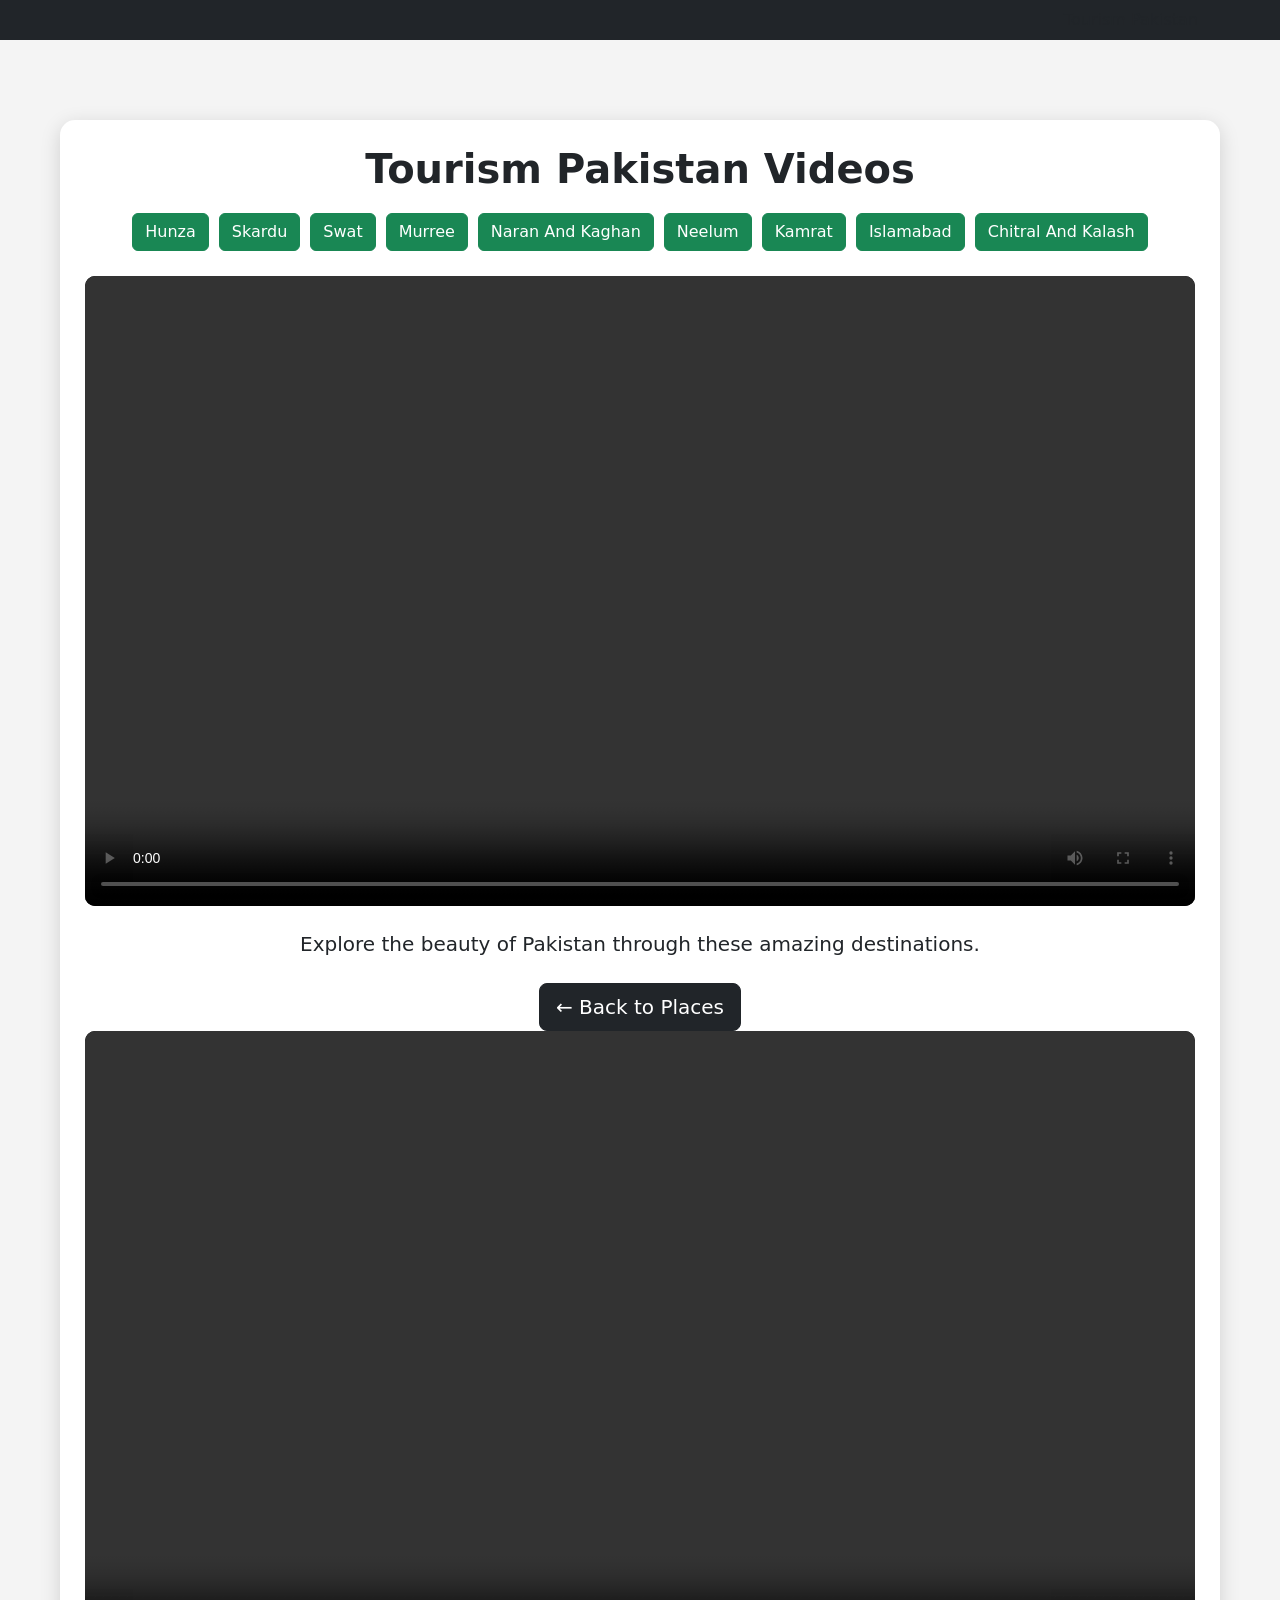
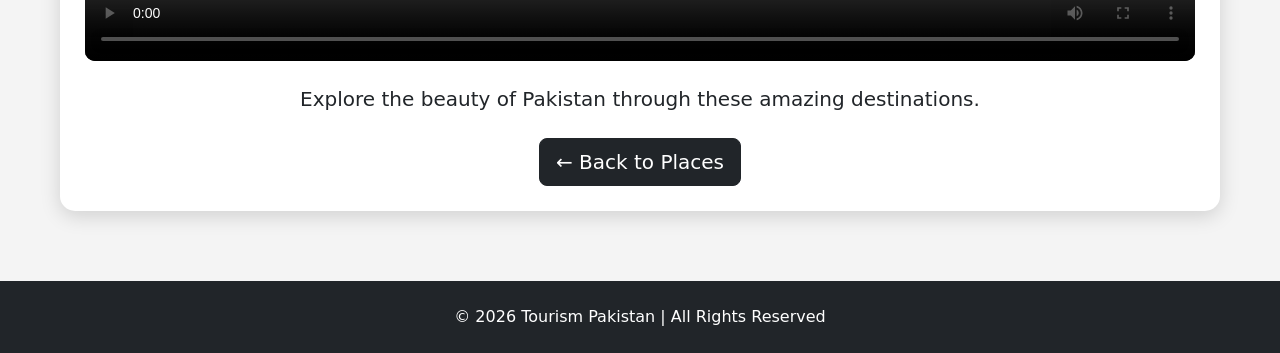
<file: videos.html>
<!DOCTYPE html>
<html lang="en">
<head>
<meta charset="UTF-8">
<meta name="viewport" content="width=device-width, initial-scale=1.0">
<title>Tourism Videos - Tourism Pakistan</title>

<link href="https://cdn.jsdelivr.net/npm/bootstrap@5.3.3/dist/css/bootstrap.min.css" rel="stylesheet">

<style>
body{
    background:#f4f4f4;
}

.video-container{
    max-width:1200px;
    margin:100px auto 50px;
    padding:20px;
}

.video-box{
    background:white;
    padding:25px;
    border-radius:15px;
    box-shadow:0 5px 20px rgba(0,0,0,.15);
}

video{
    width:100%;
    height:70vh;
    border-radius:10px;
    background:black;
}

h1{
    text-align:center;
    margin-bottom:20px;
    font-weight:bold;
}

.video-buttons{
    display:flex;
    flex-wrap:wrap;
    justify-content:center;
    gap:10px;
    margin-bottom:25px;
}

footer{
    margin-top:50px;
}
</style>
</head>

<body>

<!-- Navbar -->
<nav class="navbar navbar-expand-lg navbar-dark bg-dark fixed-top">
<div class="container">
<a class="navbar-brand fw-bold" href="index.html">
    <a class="navbar-brand fw-bold" href="places.html"></a>
Tourism Pakistan
</a>
</div>
</nav>

<div class="video-container">

<div class="video-box">

<h1 id="videoTitle">Tourism Pakistan Videos</h1>

<div class="video-buttons">

<button class="btn btn-success" onclick="playVideo('hunza.mp4','Hunza Valley')">Hunza</button>

<button class="btn btn-success" onclick="playVideo('skardu.mp4','Skardu')">Skardu</button>

<button class="btn btn-success" onclick="playVideo('swat.mp4','Swat Valley')">Swat</button>

<button class="btn btn-success" onclick="playVideo('muree.mp4','Murree')">Murree</button>

<button class="btn btn-success" onclick="playVideo('naran and kaghan.mp4','Naran & Kaghan')">Naran And Kaghan</button>

<button class="btn btn-success" onclick="playVideo('neelum.mp4','Neelum Valley')">Neelum</button>

<button class="btn btn-success" onclick="playVideo('kamrat.mp4','Kamrat Valley')">Kamrat</button>

<button class="btn btn-success" onclick="playVideo('islamabad.mp4','Islamabad')">Islamabad</button>

<button class="btn btn-success" onclick="playVideo('chitral and kalesh.mp4','Chitral And Kalash Valley')">Chitral And Kalash</button>

</div>

<video id="tourVideo" controls>
    <source id="videoSource" src="videos/hunza.mp4" type="video/mp4">
</video>

<p class="text-center mt-3 fs-5">
Explore the beauty of Pakistan through these amazing destinations.
</p>

<div class="text-center mt-4">
<a href="places.html" class="btn btn-dark btn-lg">
← Back to Places
</a>
</div>
<video id="tourVideo" controls>
    <source id="videoSource" src="videos/skardu.mp4" type="video/mp4">
</video>

<p class="text-center mt-3 fs-5">
Explore the beauty of Pakistan through these amazing destinations.
</p>

<div class="text-center mt-4">
<a href="places.html" class="btn btn-dark btn-lg">
← Back to Places
</a>
</div>


</div>

</div>

<footer class="bg-dark text-white text-center p-4">
<p class="mb-0">
© 2026 Tourism Pakistan | All Rights Reserved
</p>
</footer>

<script>
function playVideo(videoFile, title){

document.getElementById("videoTitle").innerHTML = title;

const video = document.getElementById("tourVideo");
const source = document.getElementById("videoSource");

source.src = "videos/" + videoFile;

video.load();
video.play();

}
</script>

</body>
</html>
</file>
<file: style.css>
*{
    margin:0;
    padding:0;
    box-sizing:border-box;
}

body{
    font-family:Arial, sans-serif;
    background:#f5f5f5;
    padding-top:70px;
}


.navbar{
    box-shadow:0 2px 10px rgba(0,0,0,0.2);
}

.navbar-brand{
    font-size:1.5rem;
    font-weight:bold;
}

.nav-link{
    font-weight:500;
}

.nav-link:hover{
    color:#ffc107 !important;
}



.hero{
    min-height:100vh;

    background:
    linear-gradient(
        rgba(0,80,40,0.55),
        rgba(0,80,40,0.55)
    ),
    url("images/hero.jpg");

    background-size:cover;
    background-position:center;
    background-repeat:no-repeat;

    display:flex;
    align-items:center;

    color:white;
}

.hero-content{
    max-width:700px;
}

.hero-content h1{
    font-size:4rem;
    font-weight:bold;
    line-height:1.2;
    margin:20px 0;
}

.hero-content p{
    font-size:1.2rem;
    margin-bottom:20px;
}


.card{
    border:none;
    border-radius:15px;
    overflow:hidden;
    transition:0.3s;
    height:100%;
}

.card:hover{
    transform:translateY(-8px);
    box-shadow:0 10px 25px rgba(0,0,0,0.2);
}

.card-img-top{
    width:100%;
    height:250px;
    object-fit:cover;
}

.card-body{
    padding:20px;
}

.card-body h4{
    font-weight:bold;
    margin-bottom:10px;
}

.card-body p{
    color:#555;
}



.feature-card{
    background:#fff;
    padding:30px;
    border-radius:15px;
    box-shadow:0 5px 15px rgba(0,0,0,0.15);
    transition:0.3s;
    height:100%;
}

.feature-card:hover{
    transform:translateY(-8px);
}


.btn-success,
.btn-warning{
    border-radius:8px;
}



.gallery-img{
    width:100%;
    height:250px;
    object-fit:cover;
    border-radius:10px;
    transition:0.3s;
}

.gallery-img:hover{
    transform:scale(1.05);
}



.video-container{
    max-width:1000px;
    margin:auto;
}

video{
    width:100%;
    height:auto;
    border-radius:15px;
    box-shadow:0 5px 20px rgba(0,0,0,0.2);
}


footer{
    margin-top:50px;
}

footer p{
    margin:0;
}



@media(max-width:768px){

    .hero{
        text-align:center;
        min-height:80vh;
    }

    .hero-content h1{
        font-size:2.5rem;
    }

    .hero-content p{
        font-size:1rem;
    }

    .card-img-top{
        height:200px;
    }
}
</file>
